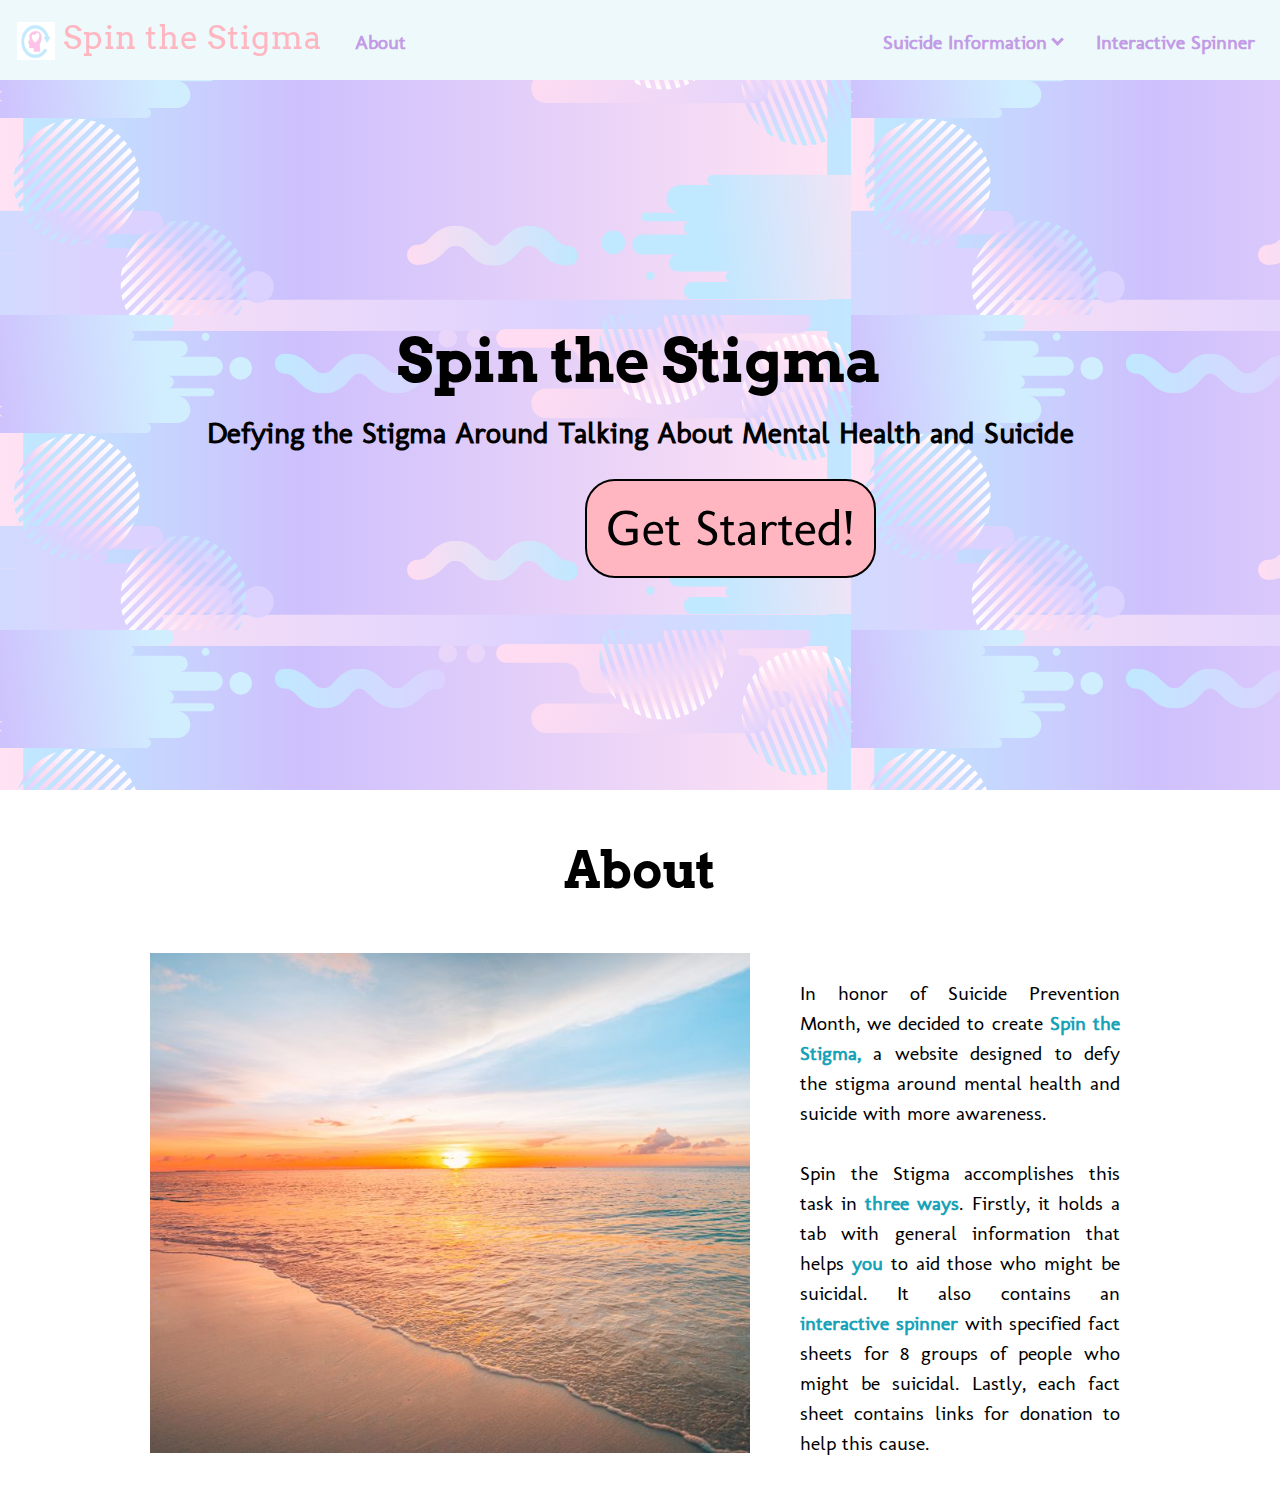
<file: index.html>
<!DOCTYPE html>
<html>

<head>
	<meta charset="utf-8">
	<meta name="viewport" content="width=device-width, initial-scale=1.0">
	<title>Spin the Stigma Home</title>
  <link rel="icon" href="logo.png" type="image/x-icon">
  <link rel="stylesheet" href="https://stackpath.bootstrapcdn.com/bootstrap/4.5.2/css/bootstrap.min.css" integrity="sha384-JcKb8q3iqJ61gNV9KGb8thSsNjpSL0n8PARn9HuZOnIxN0hoP+VmmDGMN5t9UJ0Z" crossorigin="anonymous">
  <link href="style.css" rel="stylesheet" type="text/css" />
</head>

<body>
	<!--topics: 8 wheel things: how to reach out to 8 groups of vulnerable people-->
  <div class="header">

    <div class="mainLogo">
      <a id="logo_title" class="navbar-brand" href="index.html">
                <img src="logo.png" alt="Spin the Stigma Logo" />
                Spin the Stigma
      </a>
    </div>

    <div class="menuBarLeft">
      <a href="#about" class="headerText text-decoration-none"><strong>About</a></strong>
    </div>

    <div class="menuBarRight">        
      <div class="dropdown">
        <a class="headerText text-decoration-none"><strong>Suicide Information <i class="arrow down"></i></strong></a>
        <div class="dropdown-content">
          <a href="risk.html">Risk Factors</a>
          <a href="symptoms.html">Signs and Symptoms</a>
          <a href="resources.html">Resources</a>
        </div>
      </div>

      <a href=spinnywheel.html class="headerText text-decoration-none"><strong>Interactive Spinner</a></strong>
    </div>
  </div>

  <section>
  <div class="homepage">      
    <h1 class="introText"><strong>Spin the Stigma</strong></h1>
    <h3 class="subtext"><strong>Defying the Stigma Around Talking About Mental Health and Suicide</strong></h1>
    <a href="spinnywheel.html" style="text-decoration: none;"><button class="getStarted" type="button">Get Started!</button></a>
  </div>
  </section>

  <section id="about">
    <div style="height:715px;">
      <h1 class="titletext"><strong>About</strong></h1>
      <div><img class="image" src="sunsetpic.jpg" alt="calming sunset picture" width="600" height="500"></div>
      <div class="websiteIntro">
        <p>
          In honor of Suicide Prevention Month, we decided to create <strong class="text-info">Spin the Stigma,</strong> a website designed to defy the stigma around mental health and suicide with more awareness.<br><br>
          Spin the Stigma accomplishes this task in <strong class="text-info">three ways</strong>. Firstly, it holds a tab with general information that helps <strong class="text-info">you</strong> to aid those who might be suicidal. It also contains an <strong class="text-info">interactive spinner</strong> with specified fact sheets for 8 groups of people who might be suicidal. Lastly, each fact sheet contains links for donation to help this cause.
        </p>
      <div>
    </div>
  </section>

	<script src="script.js"></script>
  <script src="https://code.jquery.com/jquery-3.5.1.slim.min.js" integrity="sha384-DfXdz2htPH0lsSSs5nCTpuj/zy4C+OGpamoFVy38MVBnE+IbbVYUew+OrCXaRkfj" crossorigin="anonymous"></script>
  <script src="https://cdn.jsdelivr.net/npm/popper.js@1.16.1/dist/umd/popper.min.js" integrity="sha384-9/reFTGAW83EW2RDu2S0VKaIzap3H66lZH81PoYlFhbGU+6BZp6G7niu735Sk7lN" crossorigin="anonymous"></script>
  <script src="https://stackpath.bootstrapcdn.com/bootstrap/4.5.2/js/bootstrap.min.js" integrity="sha384-B4gt1jrGC7Jh4AgTPSdUtOBvfO8shuf57BaghqFfPlYxofvL8/KUEfYiJOMMV+rV" crossorigin="anonymous"></script>  
</body>

</html>
</file>
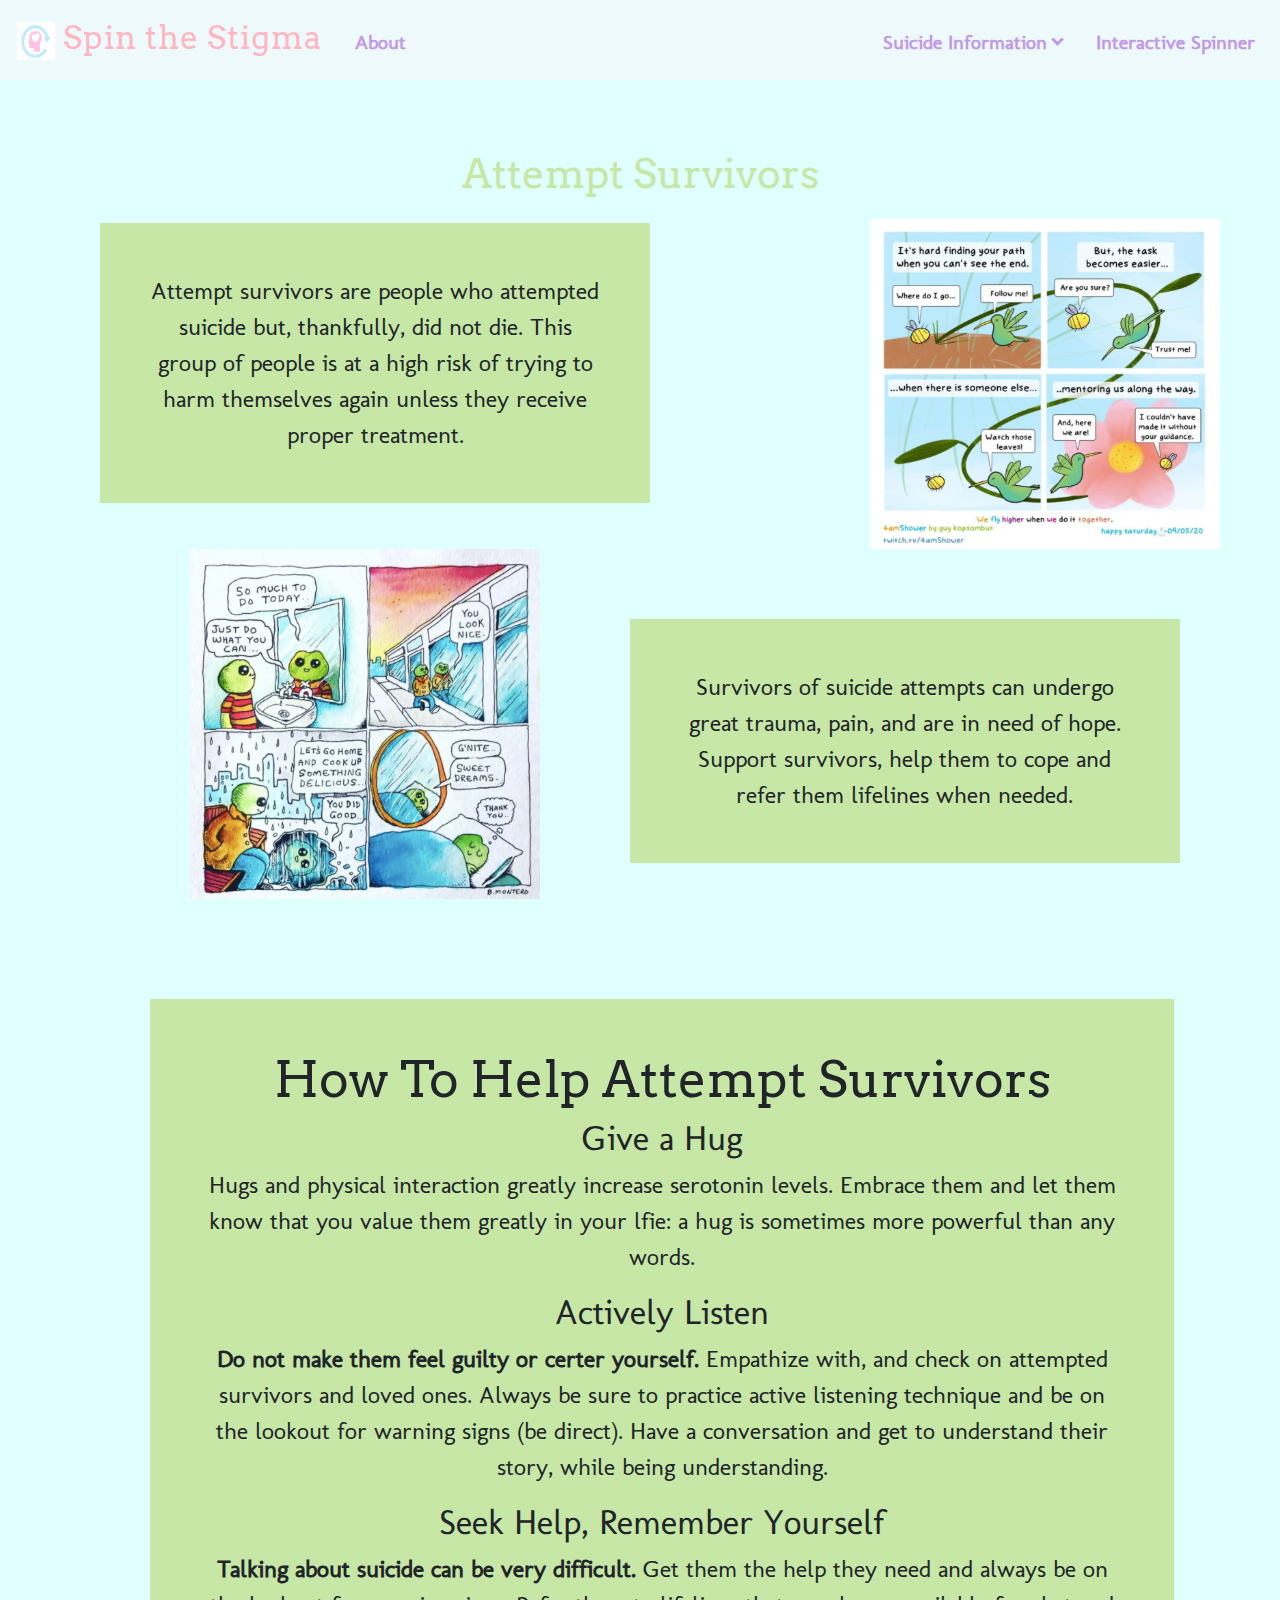
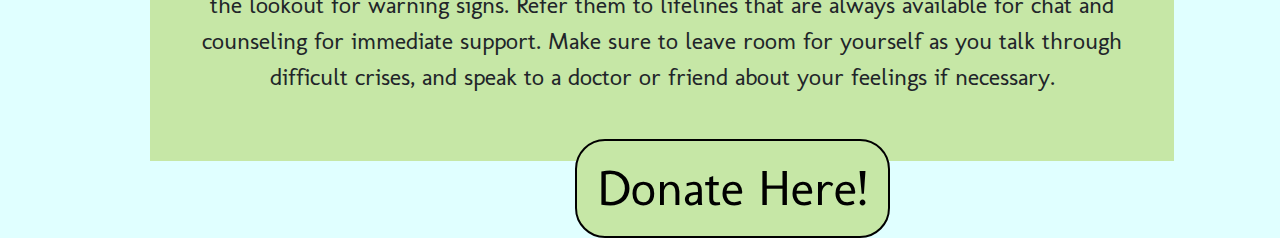
<file: attemptsurvivors.html>
<!DOCTYPE html>
<html>

<head>
	<meta charset="utf-8">
	<meta name="viewport" content="width=device-width, initial-scale=1.0">
	<title>Attempt Survivors Fact Sheet</title>
  <link rel="icon" href="logo.png" type="image/x-icon">
  <link rel="stylesheet" href="https://stackpath.bootstrapcdn.com/bootstrap/4.5.2/css/bootstrap.min.css" integrity="sha384-JcKb8q3iqJ61gNV9KGb8thSsNjpSL0n8PARn9HuZOnIxN0hoP+VmmDGMN5t9UJ0Z" crossorigin="anonymous">
  <link href="style.css" rel="stylesheet" type="text/css" />
</head>

<body class="color">
	<!--topics: 8 wheel things: how to reach out to 8 groups of vulnerable people-->
  <div class="header">

    <div class="mainLogo">
      <a id="logo_title" class="navbar-brand" href="index.html">
                <img src="logo.png" alt="Spin the Stigma Logo" />
                Spin the Stigma
      </a>
    </div>

    <div class="menuBarLeft">
      <a href="index.html#about" class="headerText text-decoration-none"><strong>About</a></strong>
    </div>

    <div class="menuBarRight">        
      <div class="dropdown">
        <a class="headerText text-decoration-none"><strong>Suicide Information <i class="arrow down"></i></strong></a>
        <div class="dropdown-content">
          <a href="risk.html">Risk Factors</a>
          <a href="symptoms.html">Signs and Symptoms</a>
          <a href="resources.html">Resources</a>
        </div>
      </div>

      <a href=spinnywheel.html class="headerText text-decoration-none"><strong>Interactive Spinner</a></strong>
    </div>
  </div>

      <h1 class="title2" style="color: rgb(198, 231, 166);">Attempt Survivors</h1>
      <p class="blurb1" style="background-color: rgb(198, 231, 166);">Attempt survivors are people who attempted suicide but, thankfully, did not die. This group of people is at a high risk of trying to harm themselves again unless they receive proper treatment.</p>
      <p class="blurb2" style="background-color: rgb(198, 231, 166); margin-top: 100px;">Survivors of suicide attempts can undergo great trauma, pain, and are in need of hope. Support survivors, help them to cope and refer them lifelines when needed. </p>
      <img src="bird.png" style="position: absolute; height: 330px; width: 350px; margin-top: -300px; margin-left: 870px;">
      <img src="doit.png" style="height: 350px; width: 350px; margin-left: 190px; margin-top: 30px;">
      <section class="howToHelp" style="background-color: rgb(198, 231, 166); margin-top: 100px;">
      <h3 style="font-family: Arvo; font-size: 50px;">How To Help Attempt Survivors</h3>
        <h4 style="font-size: 35px;">Give a Hug</h4> 
        <p>Hugs and physical interaction greatly increase serotonin levels. Embrace them and let them know that you value them greatly in your lfie: a hug is sometimes more powerful than any words.
        </p>
        <h4 style="font-size: 35px;">Actively Listen</h4>
        <p><strong>Do not make them feel guilty or certer yourself. </strong> Empathize with, and check on attempted survivors and loved ones. Always be sure to practice active listening technique and be on the lookout for warning signs (be direct). Have a conversation and get to understand their story, while being understanding. </p>
        <h4 style="font-size: 35px;">Seek Help, Remember Yourself</h4>
        <p><strong>Talking about suicide can be very difficult.</strong> 
            Get them the help they need and always be on the lookout for warning signs. Refer them to lifelines that are always available for chat and counseling for immediate support. Make sure to leave room for yourself as you talk through difficult crises, and speak to a doctor or friend about your feelings if necessary. </p>
         </p>
      </section>
      <a href="https://suicidology.org/" style="text-decoration: none;"><button class="donateLink" type="button" style="  background-color: rgb(198, 231, 166); margin-top: 1220px;">Donate Here!</button></a>

	<script src="script.js"></script>
  <script src="https://code.jquery.com/jquery-3.5.1.slim.min.js" integrity="sha384-DfXdz2htPH0lsSSs5nCTpuj/zy4C+OGpamoFVy38MVBnE+IbbVYUew+OrCXaRkfj" crossorigin="anonymous"></script>
  <script src="https://cdn.jsdelivr.net/npm/popper.js@1.16.1/dist/umd/popper.min.js" integrity="sha384-9/reFTGAW83EW2RDu2S0VKaIzap3H66lZH81PoYlFhbGU+6BZp6G7niu735Sk7lN" crossorigin="anonymous"></script>
  <script src="https://stackpath.bootstrapcdn.com/bootstrap/4.5.2/js/bootstrap.min.js" integrity="sha384-B4gt1jrGC7Jh4AgTPSdUtOBvfO8shuf57BaghqFfPlYxofvL8/KUEfYiJOMMV+rV" crossorigin="anonymous"></script>  
</body>
</html>
</file>
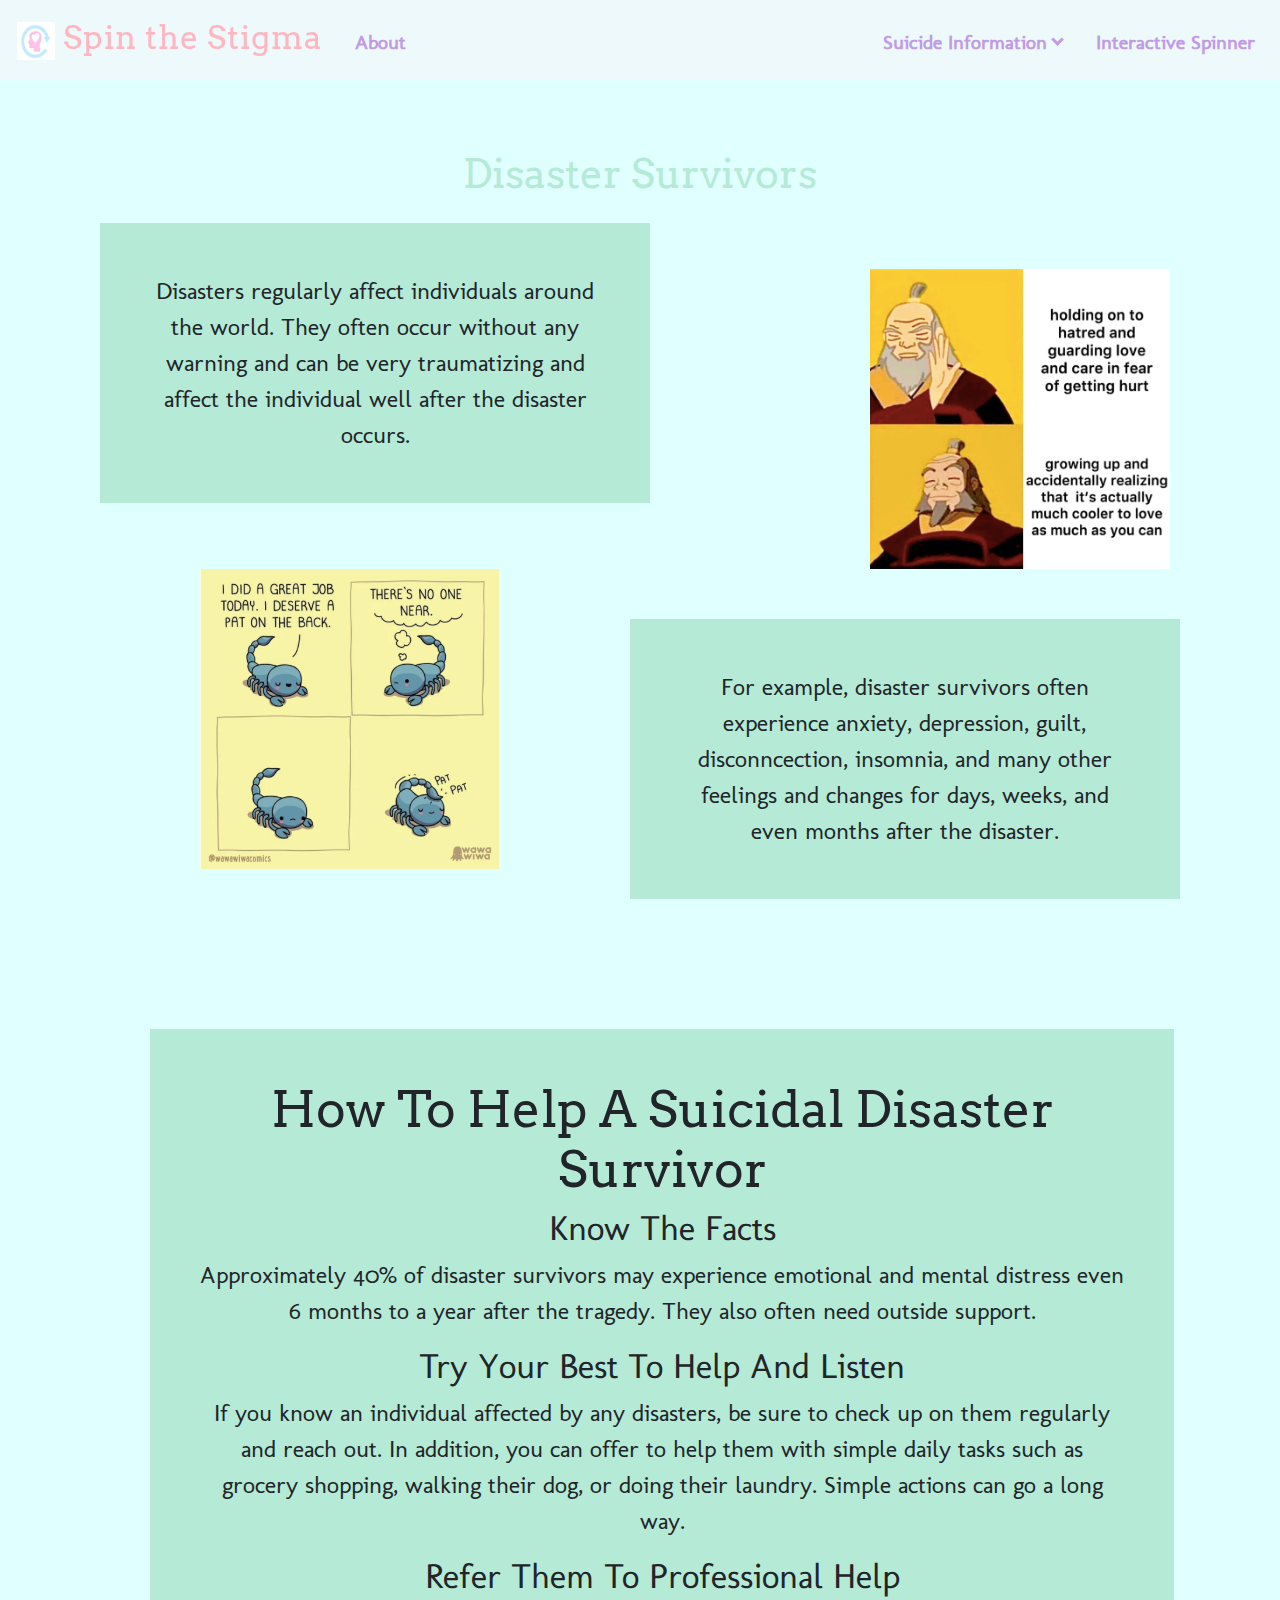
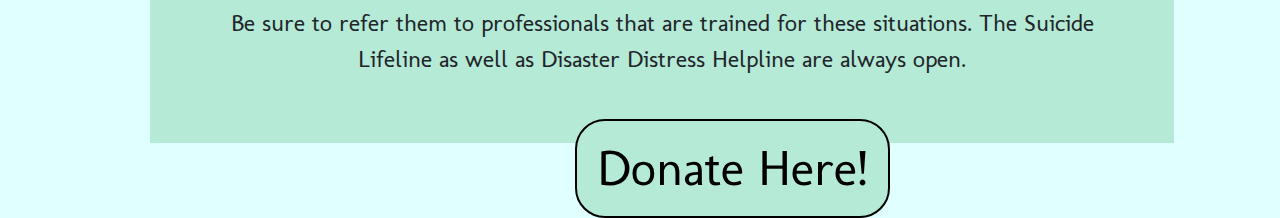
<file: disastersurvivors.html>
<!DOCTYPE html>
<html lang="en" dir="ltr">
  <head>
    <meta charset="utf-8">
    <meta name="viewport" content="width=device-width, initial-scale=1.0">
    <title>Disaster Survivors Fact Sheet</title>
    <link rel="icon" href="logo.png" type="image/x-icon">
    <link rel="stylesheet" href="https://stackpath.bootstrapcdn.com/bootstrap/4.5.2/css/bootstrap.min.css" integrity="sha384-JcKb8q3iqJ61gNV9KGb8thSsNjpSL0n8PARn9HuZOnIxN0hoP+VmmDGMN5t9UJ0Z" crossorigin="anonymous">
  <link href="style.css" rel="stylesheet" type="text/css" />
  </head>
  <body class="color">
    <div class="header">

    <div class="mainLogo">
      <a id="logo_title" class="navbar-brand" href="index.html">
                <img src="logo.png" alt="Spin the Stigma Logo" />
                Spin the Stigma
      </a>
    </div>

    <div class="menuBarLeft">
      <a href="index.html#about" class="headerText text-decoration-none"><strong>About</a></strong>
    </div>

    <div class="menuBarRight">        
      <div class="dropdown">
        <a class="headerText text-decoration-none"><strong>Suicide Information <i class="arrow down"></i></strong></a>
        <div class="dropdown-content">
          <a href="risk.html">Risk Factors</a>
          <a href="symptoms.html">Signs and Symptoms</a>
          <a href="resources.html">Resources</a>
        </div>
      </div>

      <a href=spinnywheel.html class="headerText text-decoration-none"><strong>Interactive Spinner</a></strong>
    </div>
  </div>
      <h1 class="title2" style="color: #B5EAD7;">Disaster Survivors</h1>
      <p class="blurb1" style="background-color: #B5EAD7;">Disasters regularly affect individuals around the world. They often occur without any warning and
        can be very traumatizing and affect the individual well after the disaster occurs. 
      </p>
      <p class="blurb2" style="background-color: #B5EAD7; margin-top: 100px;">For example, disaster survivors often experience anxiety, depression, guilt, disconncection, insomnia, and many other feelings and changes for days, weeks, and even months after the disaster.</p>
      <img src="iroh.png" style="position: absolute; height: 300px; width: 300px; margin-top: -250px; margin-left: 870px;">
      <img src="scorpion.png" style="height: 300px; width: 300px; margin-left: 200px; margin-top: 50px;">
      <section class="howToHelp" style="background-color: #B5EAD7; margin-top: 160px;">
      <h3 style="font-family: Arvo; font-size: 50px;">How To Help A Suicidal Disaster Survivor</h3>
        <h4 style="font-size: 35px;">Know The Facts</h4> 
        <p>Approximately 40% of disaster survivors may experience emotional and mental distress even 6 months to a year after the tragedy. 
           They also often need outside support.  
        </p>
        <h4 style="font-size: 35px;">Try Your Best To Help And Listen </h4>
        <p> If you know an individual affected by any disasters, be sure to check up on them regularly and reach out. 
            In addition, you can offer to help them with simple daily tasks such as grocery shopping, walking their dog, or doing their laundry.
            Simple actions can go a long way. </p>
        <h4 style="font-size: 35px;">Refer Them To Professional Help</h4>
        <p>
            Be sure to refer them to professionals that are trained for these situations. The Suicide Lifeline as well as Disaster Distress Helpline are always open. 
            
         </p>        
      </section>
    <a href="https://www.usa.gov/help-disaster-survivors?fbclid=IwAR3bkIU-vh3lfNwP2PBzXuGKOe1IKd0AtvaviXSRkAp6mdnwNesv08TKhro#:~:text=Donate%20Cash%20or%20Volunteer%20to%20Help%20Disaster%20Survivors&text=Instead%2C%20learn%20how%20you%20can,shelter%20to%20families%20and%20communities" style="text-decoration: none;"><button class="donateLink" type="button" style="  background-color: #B5EAD7; margin-top: 1200px;">Donate Here!</button></a>
 
 	<script src="script.js"></script>
  <script src="https://code.jquery.com/jquery-3.5.1.slim.min.js" integrity="sha384-DfXdz2htPH0lsSSs5nCTpuj/zy4C+OGpamoFVy38MVBnE+IbbVYUew+OrCXaRkfj" crossorigin="anonymous"></script>
  <script src="https://cdn.jsdelivr.net/npm/popper.js@1.16.1/dist/umd/popper.min.js" integrity="sha384-9/reFTGAW83EW2RDu2S0VKaIzap3H66lZH81PoYlFhbGU+6BZp6G7niu735Sk7lN" crossorigin="anonymous"></script>
  <script src="https://stackpath.bootstrapcdn.com/bootstrap/4.5.2/js/bootstrap.min.js" integrity="sha384-B4gt1jrGC7Jh4AgTPSdUtOBvfO8shuf57BaghqFfPlYxofvL8/KUEfYiJOMMV+rV" crossorigin="anonymous"></script>  

  </body>
</html>
</file>
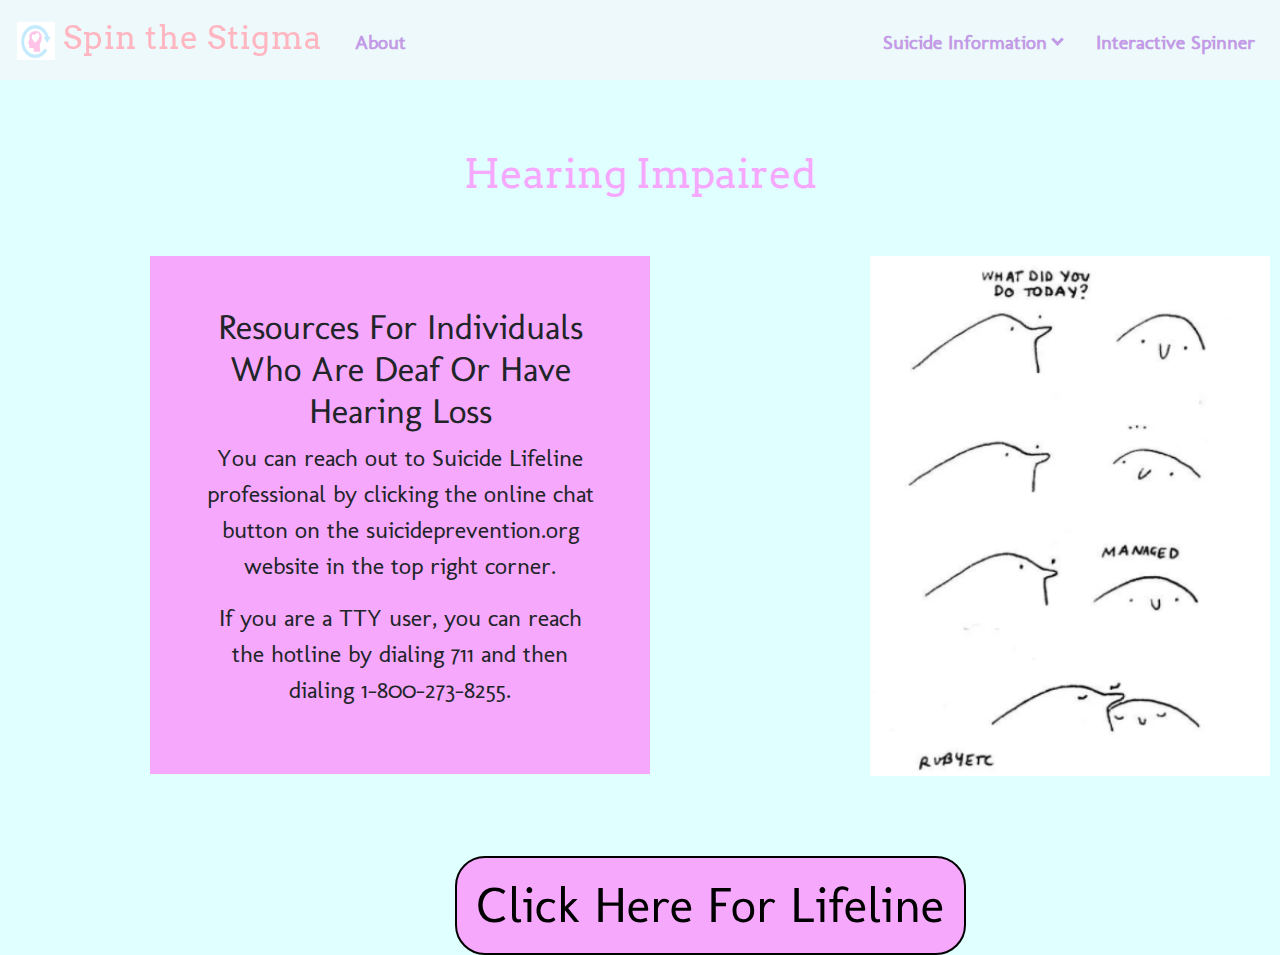
<file: hearing.html>
<!DOCTYPE html>
<html>

<head>
	<meta charset="utf-8">
	<meta name="viewport" content="width=device-width, initial-scale=1.0">
	<title>Hearing Impaired Fact Sheet</title>
  <link rel="icon" href="logo.png" type="image/x-icon">
  <link rel="stylesheet" href="https://stackpath.bootstrapcdn.com/bootstrap/4.5.2/css/bootstrap.min.css" integrity="sha384-JcKb8q3iqJ61gNV9KGb8thSsNjpSL0n8PARn9HuZOnIxN0hoP+VmmDGMN5t9UJ0Z" crossorigin="anonymous">
  <link href="style.css" rel="stylesheet" type="text/css" />
</head>

<body class="color">
	<!--topics: 8 wheel things: how to reach out to 8 groups of vulnerable people-->
  <div class="header">

    <div class="mainLogo">
      <a id="logo_title" class="navbar-brand" href="index.html">
                <img src="logo.png" alt="Spin the Stigma Logo" />
                Spin the Stigma
      </a>
    </div>

    <div class="menuBarLeft">
      <a href="index.html#about" class="headerText text-decoration-none"><strong>About</a></strong>
    </div>

    <div class="menuBarRight">        
      <div class="dropdown">
        <a class="headerText text-decoration-none"><strong>Suicide Information <i class="arrow down"></i></strong></a>
        <div class="dropdown-content">
          <a href="risk.html">Risk Factors</a>
          <a href="symptoms.html">Signs and Symptoms</a>
          <a href="resources.html">Resources</a>
        </div>
      </div>

      <a href=spinnywheel.html class="headerText text-decoration-none"><strong>Interactive Spinner</a></strong>
    </div>
  </div>

      <h1 class="title2" style="color: rgb(246, 168, 252);">Hearing Impaired </h1>
      <img src="pengwing.png" style="position: absolute; height: 520px; width: 400px; margin-top: 200px; margin-left: 870px;">
      <section class="howToHelp" style="background-color: rgb(246, 168, 252); margin-top: 200px; width: 500px;">
      
        <h4 style="font-size: 35px;">Resources For Individuals Who Are Deaf Or Have Hearing Loss</h4> 
        <p>You can reach out to Suicide Lifeline professional by clicking the online chat button on the suicideprevention.org website in the top right corner.
      
        </p>
        <p> If you are a TTY user, you can reach the hotline by dialing 711 and then dialing 1-800-273-8255.</p>
        
  
      </section>
      <a href="https://suicidepreventionlifeline.org/help-yourself/for-deaf-hard-of-hearing/" style="text-decoration: none;"><button class="donateLink" type="button" style="  background-color: rgb(246, 168, 252); margin-left: -120px; margin-top: 800px;">Click Here For Lifeline</button></a>

	<script src="script.js"></script>
  <script src="https://code.jquery.com/jquery-3.5.1.slim.min.js" integrity="sha384-DfXdz2htPH0lsSSs5nCTpuj/zy4C+OGpamoFVy38MVBnE+IbbVYUew+OrCXaRkfj" crossorigin="anonymous"></script>
  <script src="https://cdn.jsdelivr.net/npm/popper.js@1.16.1/dist/umd/popper.min.js" integrity="sha384-9/reFTGAW83EW2RDu2S0VKaIzap3H66lZH81PoYlFhbGU+6BZp6G7niu735Sk7lN" crossorigin="anonymous"></script>
  <script src="https://stackpath.bootstrapcdn.com/bootstrap/4.5.2/js/bootstrap.min.js" integrity="sha384-B4gt1jrGC7Jh4AgTPSdUtOBvfO8shuf57BaghqFfPlYxofvL8/KUEfYiJOMMV+rV" crossorigin="anonymous"></script>  
</body>
</html>
</file>
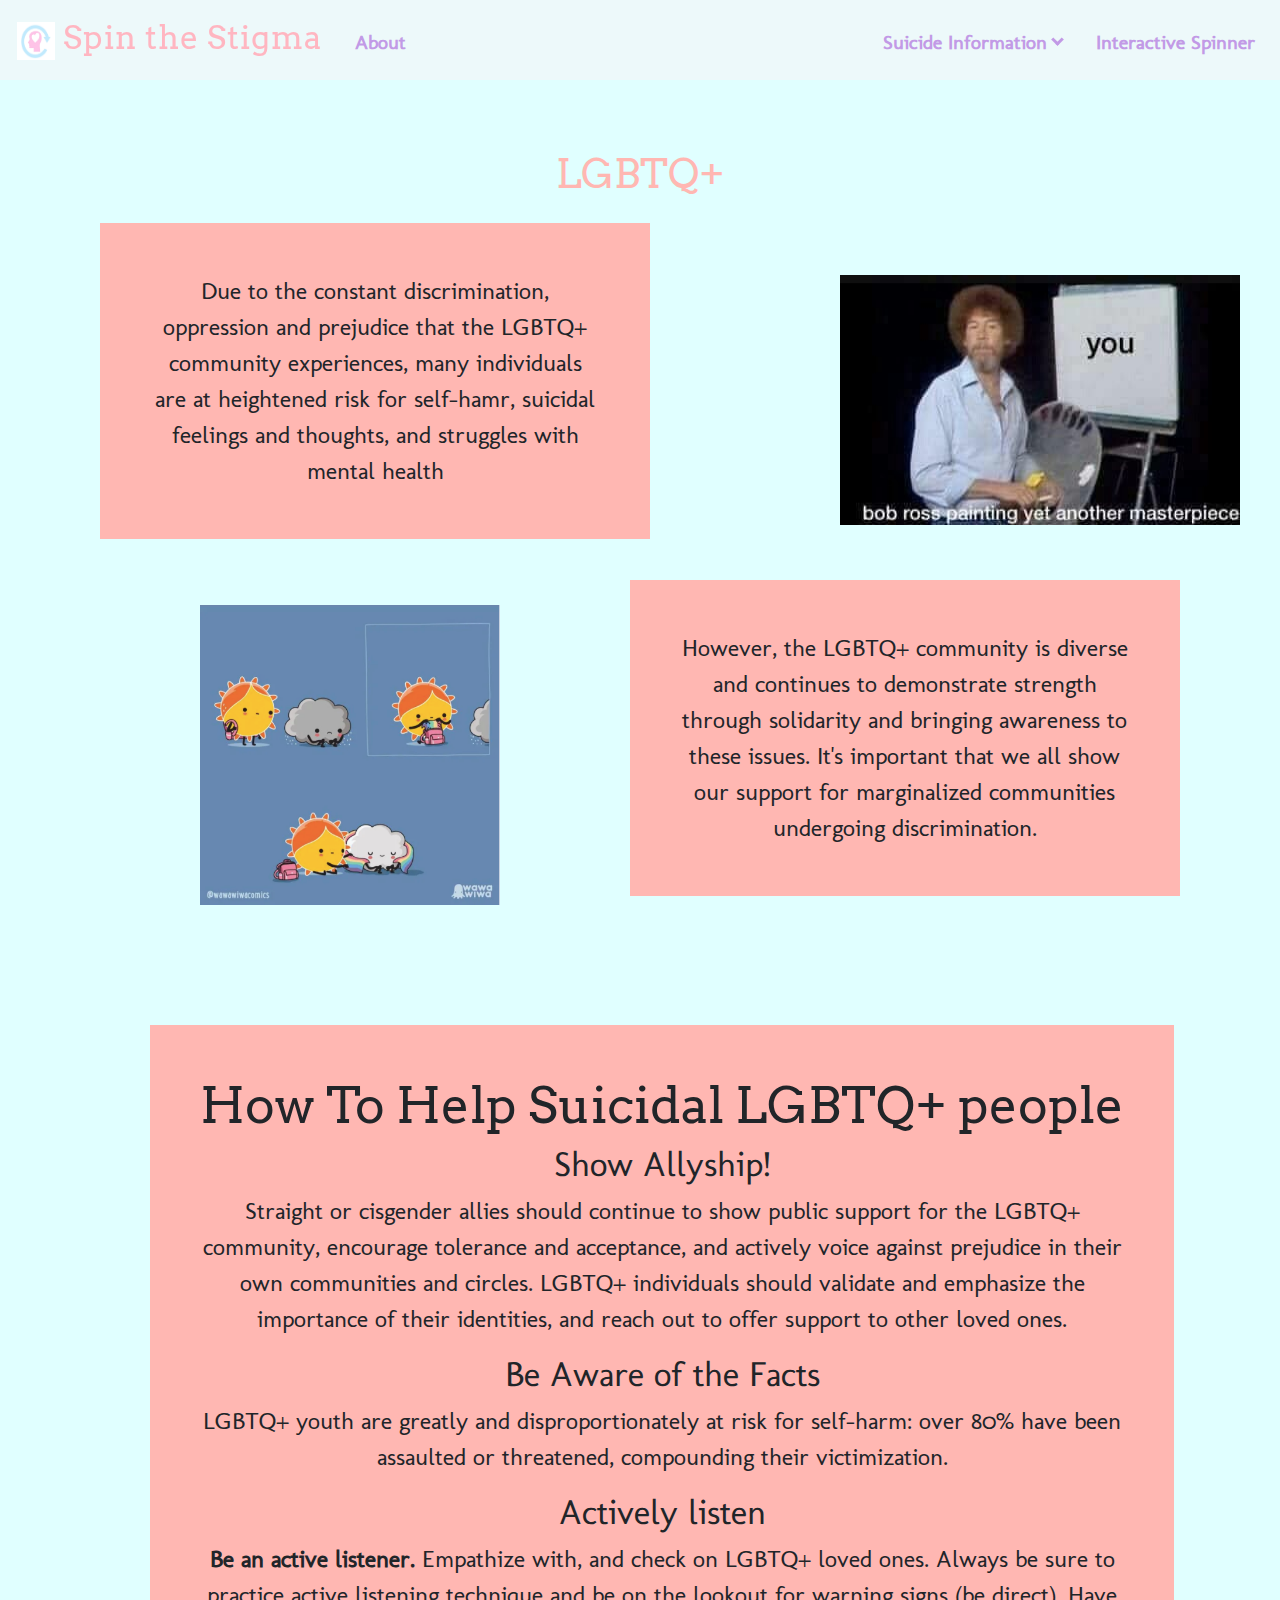
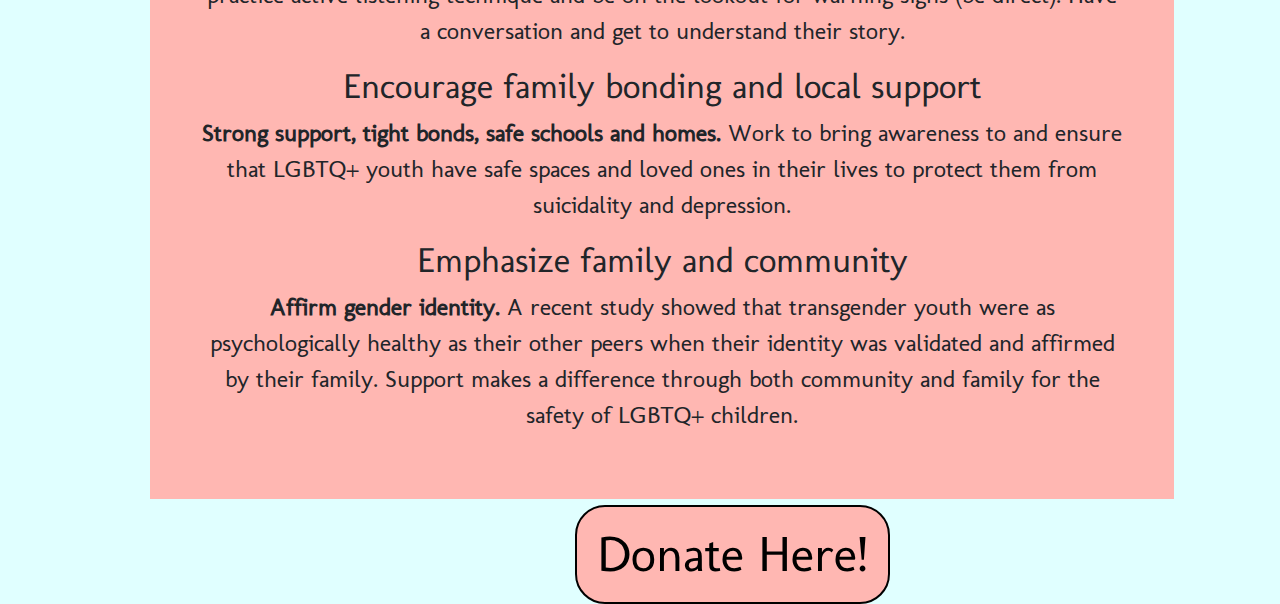
<file: lgbtq.html>
<!DOCTYPE html>
<html>

<head>
	<meta charset="utf-8">
	<meta name="viewport" content="width=device-width, initial-scale=1.0">
	<title>LGBTQ+ Fact Sheet</title>
  <link rel="icon" href="logo.png" type="image/x-icon">
  <link rel="stylesheet" href="https://stackpath.bootstrapcdn.com/bootstrap/4.5.2/css/bootstrap.min.css" integrity="sha384-JcKb8q3iqJ61gNV9KGb8thSsNjpSL0n8PARn9HuZOnIxN0hoP+VmmDGMN5t9UJ0Z" crossorigin="anonymous">
  <link href="style.css" rel="stylesheet" type="text/css" />
</head>

<body class="color">
	<!--topics: 8 wheel things: how to reach out to 8 groups of vulnerable people-->
  <div class="header">

    <div class="mainLogo">
      <a id="logo_title" class="navbar-brand" href="index.html">
                <img src="logo.png" alt="Spin the Stigma Logo" />
                Spin the Stigma
      </a>
    </div>

    <div class="menuBarLeft">
      <a href="index.html#about" class="headerText text-decoration-none"><strong>About</a></strong>
    </div>

    <div class="menuBarRight">        
      <div class="dropdown">
        <a class="headerText text-decoration-none"><strong>Suicide Information <i class="arrow down"></i></strong></a>
        <div class="dropdown-content">
          <a href="risk.html">Risk Factors</a>
          <a href="symptoms.html">Signs and Symptoms</a>
          <a href="resources.html">Resources</a>
        </div>
      </div>

      <a href=spinnywheel.html class="headerText text-decoration-none"><strong>Interactive Spinner</a></strong>
    </div>
  </div>

      <h1 class="title2" style="color: #FFB7B2;">LGBTQ+</h1>
      <p class="blurb1" style="background-color: #FFB7B2;">Due to the constant discrimination, oppression and prejudice that the LGBTQ+ community experiences, many individuals are at heightened risk for self-hamr, suicidal feelings and thoughts, and struggles with mental health</p>
      <p class="blurb2" style="background-color: #FFB7B2;"> However, the LGBTQ+ community is diverse and continues to demonstrate strength through solidarity and bringing awareness to these issues. It's important that we all show our support for marginalized communities undergoing discrimination.</p>
      <img src = "sun.png" style="height: 300px; width: 300px; margin-left: 200px; margin-top: 50px;">
      <img src="bobross.jpg" style="position: absolute; height: 250px; width: 400px; margin-top: -280px; margin-left: 340px;">
      <section class="howToHelp" style="background-color: #FFB7B2;">
      <h3 style="font-family: Arvo; font-size: 50px;">How To Help Suicidal LGBTQ+ people</h3>
        <h4 style="font-size: 35px;">Show Allyship!</h4> 
        <p>Straight or cisgender allies should continue to show public support for the LGBTQ+ community, encourage tolerance and acceptance, and actively voice against prejudice in their own communities and circles. LGBTQ+ individuals should validate and emphasize the importance of their identities, and reach out to offer support to other loved ones.
        </p>
        <h4 style="font-size: 35px;">Be Aware of the Facts</h4>
        <p>LGBTQ+ youth are greatly and disproportionately at risk for self-harm: over 80% have been assaulted or threatened, compounding their victimization. 
        <h4 style="font-size: 35px;">Actively listen</h4>
        <p><strong>Be an active listener. </strong> 
            Empathize with, and check on LGBTQ+ loved ones. Always be sure to practice active listening technique and be on the lookout for warning signs (be direct). Have a conversation and get to understand their story.</p>
         </p>
         <h4 style="font-size: 35px;">Encourage family bonding and local support</h4>
        <p><strong>Strong support, tight bonds, safe schools and homes. </strong> 
           Work to bring awareness to and ensure that LGBTQ+ youth have safe spaces and loved ones in their lives to protect them from suicidality and depression.</p>
         </p>
          <h4 style="font-size: 35px;">Emphasize family and community</h4>
        <p><strong>Affirm gender identity. </strong> 
           A recent study showed that transgender youth were as psychologically healthy as their other peers when their identity was validated and affirmed by their family. Support makes a difference through both community and family for the safety of LGBTQ+ children.</p>
         </p>
      </section>
      <a href="https://www.thetrevorproject.org/" style="text-decoration: none;"><button class="donateLink" type="button" style="  background-color: #FFB7B2; margin-top: 1550px;">Donate Here!</button></a>

	<script src="script.js"></script>
  <script src="https://code.jquery.com/jquery-3.5.1.slim.min.js" integrity="sha384-DfXdz2htPH0lsSSs5nCTpuj/zy4C+OGpamoFVy38MVBnE+IbbVYUew+OrCXaRkfj" crossorigin="anonymous"></script>
  <script src="https://cdn.jsdelivr.net/npm/popper.js@1.16.1/dist/umd/popper.min.js" integrity="sha384-9/reFTGAW83EW2RDu2S0VKaIzap3H66lZH81PoYlFhbGU+6BZp6G7niu735Sk7lN" crossorigin="anonymous"></script>
  <script src="https://stackpath.bootstrapcdn.com/bootstrap/4.5.2/js/bootstrap.min.js" integrity="sha384-B4gt1jrGC7Jh4AgTPSdUtOBvfO8shuf57BaghqFfPlYxofvL8/KUEfYiJOMMV+rV" crossorigin="anonymous"></script>  
</body>
</html>
</file>
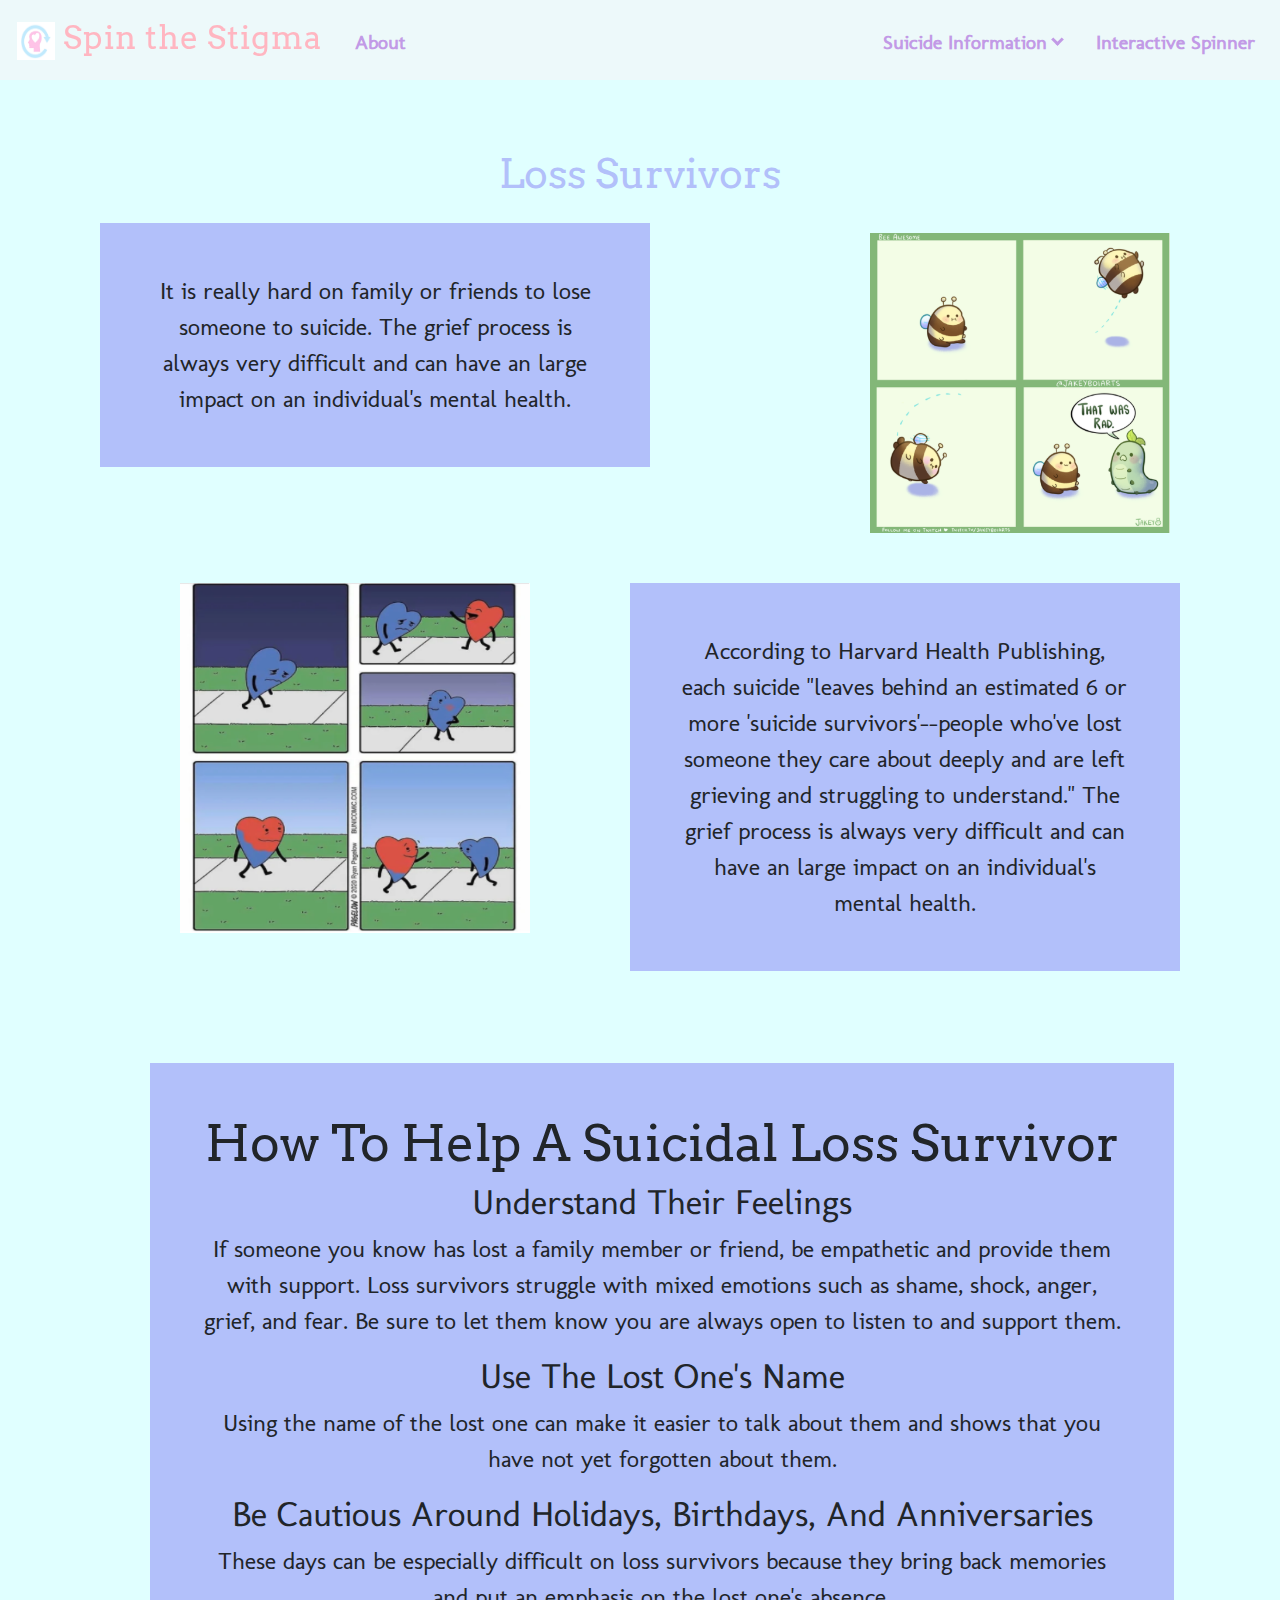
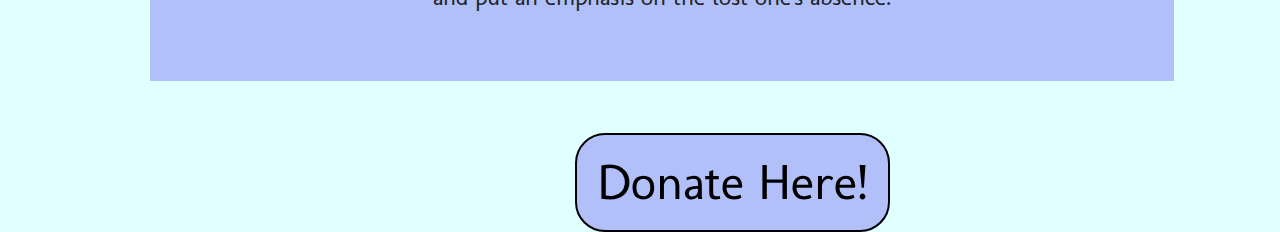
<file: losssurvivors.html>
<!DOCTYPE html>
<html>

<head>
	<meta charset="utf-8">
	<meta name="viewport" content="width=device-width, initial-scale=1.0">
	<title>Loss Survivors Fact Sheet</title>
  <link rel="icon" href="logo.png" type="image/x-icon">
  <link rel="stylesheet" href="https://stackpath.bootstrapcdn.com/bootstrap/4.5.2/css/bootstrap.min.css" integrity="sha384-JcKb8q3iqJ61gNV9KGb8thSsNjpSL0n8PARn9HuZOnIxN0hoP+VmmDGMN5t9UJ0Z" crossorigin="anonymous">
  <link href="style.css" rel="stylesheet" type="text/css" />
</head>

<body class="color">
	<!--topics: 8 wheel things: how to reach out to 8 groups of vulnerable people-->
  <div class="header">

    <div class="mainLogo">
      <a id="logo_title" class="navbar-brand" href="index.html">
                <img src="logo.png" alt="Spin the Stigma Logo" />
                Spin the Stigma
      </a>
    </div>

    <div class="menuBarLeft">
      <a href="index.html#about" class="headerText text-decoration-none"><strong>About</a></strong>
    </div>

    <div class="menuBarRight">        
      <div class="dropdown">
        <a class="headerText text-decoration-none"><strong>Suicide Information <i class="arrow down"></i></strong></a>
        <div class="dropdown-content">
          <a href="risk.html">Risk Factors</a>
          <a href="symptoms.html">Signs and Symptoms</a>
          <a href="resources.html">Resources</a>
        </div>
      </div>

      <a href=spinnywheel.html class="headerText text-decoration-none"><strong>Interactive Spinner</a></strong>
    </div>
  </div>

      <h1 class="title2" style="color: rgb(178, 192, 250);">Loss Survivors</h1>
      <p class="blurb1" style="background-color: rgb(178, 192, 250);">It is really hard on family or friends to lose someone to suicide. The grief process is always very difficult and can have an large impact on an individual's mental health. </p>
      <p class="blurb2" style="background-color: rgb(178, 192, 250); margin-top: 100px;">According to Harvard Health Publishing, each suicide "leaves behind an estimated 6 or more 'suicide survivors'--people who've lost someone they care about deeply and are left grieving and struggling to understand." The grief process is always very difficult and can have an large impact on an individual's mental health.
      </p>
      <img src="bee.png" style="position: absolute; height: 300px; width: 300px; margin-top: -250px; margin-left: 870px;">
      <img src="heart.png" style="height: 350px; width: 350px; margin-left: 180px; margin-top: 100px;">
      <section class="howToHelp" style="background-color: rgb(178, 192, 250); margin-top: 130px;">
      <h3 style="font-family: Arvo; font-size: 50px;">How To Help A Suicidal Loss Survivor</h3>
        <h4 style="font-size: 35px;">Understand Their Feelings</h4> 
        <p> If someone you know has lost a family member or friend, be empathetic and provide them with support. Loss survivors struggle with mixed emotions such as shame, shock, anger, grief, and fear. Be sure to let them know you are always open to listen to and support them. 
        </p>
        <h4 style="font-size: 35px;" >Use The Lost One's Name</h4>
        <p>Using the name of the lost one can make it easier to talk about them and shows that you have not yet forgotten about them.</p>
        <h4 style="font-size: 35px;">Be Cautious Around Holidays, Birthdays, And Anniversaries</h4>
           <p> These days can be especially difficult on loss survivors because they bring back memories and put an emphasis on the lost one's absence. </p>
         </p>
      </section>
    <a href="https://afsp.org/ive-lost-someone" style="text-decoration: none;"><button class="donateLink" type="button" style="  background-color: rgb(178, 192, 250); margin-top: 1250px;">Donate Here!</button></a>

	<script src="script.js"></script>
  <script src="https://code.jquery.com/jquery-3.5.1.slim.min.js" integrity="sha384-DfXdz2htPH0lsSSs5nCTpuj/zy4C+OGpamoFVy38MVBnE+IbbVYUew+OrCXaRkfj" crossorigin="anonymous"></script>
  <script src="https://cdn.jsdelivr.net/npm/popper.js@1.16.1/dist/umd/popper.min.js" integrity="sha384-9/reFTGAW83EW2RDu2S0VKaIzap3H66lZH81PoYlFhbGU+6BZp6G7niu735Sk7lN" crossorigin="anonymous"></script>
  <script src="https://stackpath.bootstrapcdn.com/bootstrap/4.5.2/js/bootstrap.min.js" integrity="sha384-B4gt1jrGC7Jh4AgTPSdUtOBvfO8shuf57BaghqFfPlYxofvL8/KUEfYiJOMMV+rV" crossorigin="anonymous"></script>  
</body>

</html>
</file>
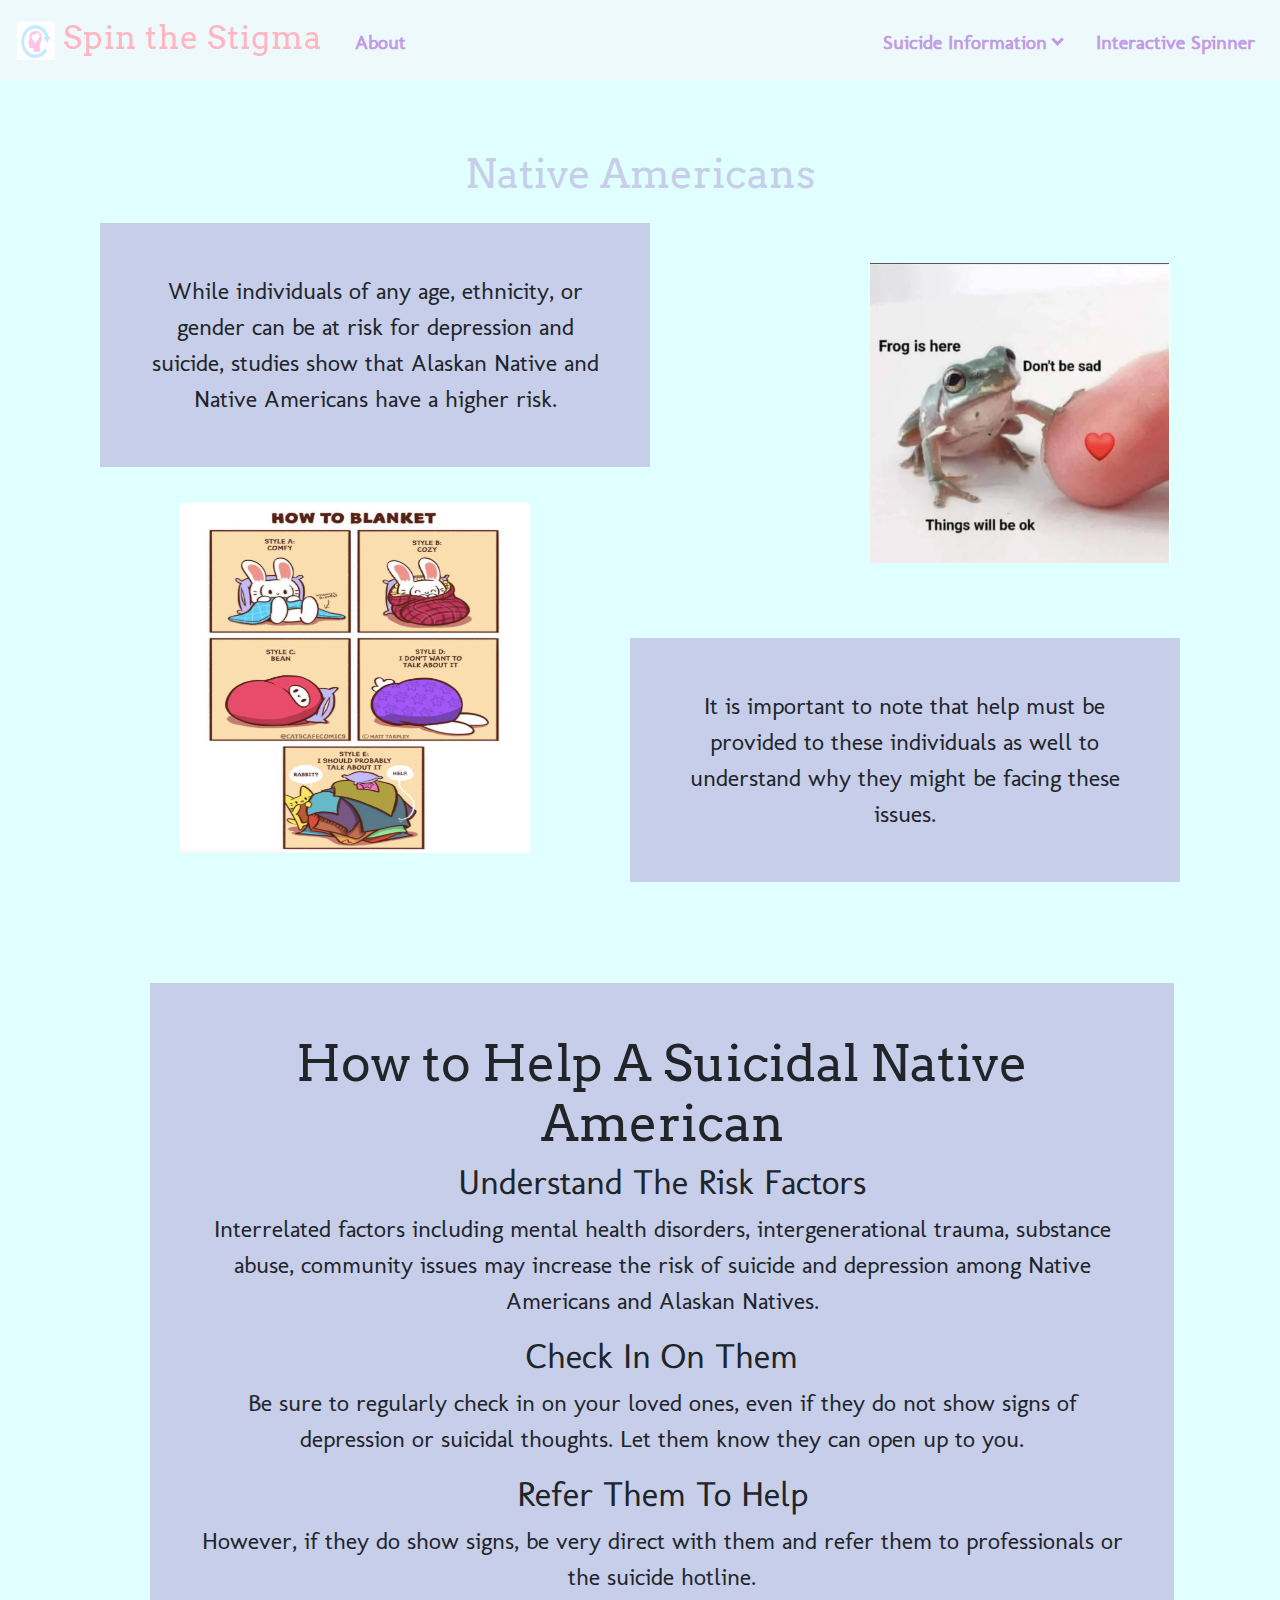
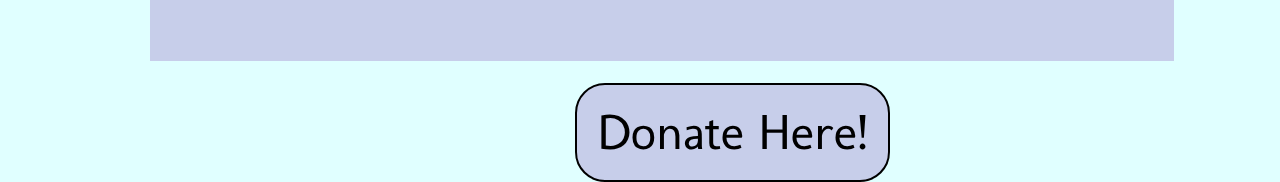
<file: nativeamerican.html>
<!DOCTYPE html>
<html>

<head>
	<meta charset="utf-8">
	<meta name="viewport" content="width=device-width, initial-scale=1.0">
	<title>Native Americans Fact Sheet</title>
  <link rel="icon" href="logo.png" type="image/x-icon">
  <link rel="stylesheet" href="https://stackpath.bootstrapcdn.com/bootstrap/4.5.2/css/bootstrap.min.css" integrity="sha384-JcKb8q3iqJ61gNV9KGb8thSsNjpSL0n8PARn9HuZOnIxN0hoP+VmmDGMN5t9UJ0Z" crossorigin="anonymous">
  <link href="style.css" rel="stylesheet" type="text/css" />
</head>

<body class="color">
	<!--topics: 8 wheel things: how to reach out to 8 groups of vulnerable people-->
  <div class="header">

    <div class="mainLogo">
      <a id="logo_title" class="navbar-brand" href="index.html">
                <img src="logo.png" alt="Spin the Stigma Logo" />
                Spin the Stigma
      </a>
    </div>

    <div class="menuBarLeft">
      <a href="index.html#about" class="headerText text-decoration-none"><strong>About</a></strong>
    </div>

    <div class="menuBarRight">        
      <div class="dropdown">
        <a class="headerText text-decoration-none"><strong>Suicide Information <i class="arrow down"></i></strong></a>
        <div class="dropdown-content">
          <a href="risk.html">Risk Factors</a>
          <a href="symptoms.html">Signs and Symptoms</a>
          <a href="resources.html">Resources</a>
        </div>
      </div>

      <a href=spinnywheel.html class="headerText text-decoration-none"><strong>Interactive Spinner</a></strong>
    </div>
  </div>

      <h1 class="title2" style="color: #C7CEEA;">Native Americans</h1>
      <p class="blurb1" style="background-color: #C7CEEA;">While individuals of any age, ethnicity, or gender can be at risk for depression and suicide, studies show that Alaskan Native and Native Americans have a higher risk.  
      </p>
      <p class="blurb2" style="background-color: #C7CEEA; margin-top: 155px;">It is important to note that help must be provided to these individuals as well to understand why they might be facing these issues. 
      </p>
      <img src="frog.png" style="position: absolute; height: 300px; width: 300px; margin-top: -220px; margin-left: 870px;">
      <img src="bunny.png" style="height: 350px; width: 350px; margin-left: 180px; margin-top: 20px;">
      <section class="howToHelp" style="background-color: #C7CEEA; margin-top: 130px;">
      <h3 style="font-family: Arvo; font-size: 50px;">How to Help A Suicidal Native American</h3>
        <h4 style="font-size: 35px;">Understand The Risk Factors</h4> 
        <p> Interrelated factors including mental health disorders, intergenerational trauma, substance abuse, community issues may increase the risk of suicide and depression among Native Americans and Alaskan Natives.
        </p>
        <h4 style="font-size: 35px;">Check In On Them</h4>
        <p>Be sure to regularly check in on your loved ones, even if they do not show signs of depression or suicidal thoughts. Let them know they can open up to you. 
        </p>
        
        <h4 style="font-size: 35px;">Refer Them To Help</h4>
          <p>
            However, if they do show signs, be very direct with them and refer them to professionals or the suicide hotline.  </p>
      </section>
      <a href="https://cmbm.org/our-work/native-americans-in-the-midwest/" style="text-decoration: none;"><button class="donateLink" type="button" style="  background-color: #C7CEEA; margin-top: 1200px;">Donate Here!</button></a>

	<script src="script.js"></script>
  <script src="https://code.jquery.com/jquery-3.5.1.slim.min.js" integrity="sha384-DfXdz2htPH0lsSSs5nCTpuj/zy4C+OGpamoFVy38MVBnE+IbbVYUew+OrCXaRkfj" crossorigin="anonymous"></script>
  <script src="https://cdn.jsdelivr.net/npm/popper.js@1.16.1/dist/umd/popper.min.js" integrity="sha384-9/reFTGAW83EW2RDu2S0VKaIzap3H66lZH81PoYlFhbGU+6BZp6G7niu735Sk7lN" crossorigin="anonymous"></script>
  <script src="https://stackpath.bootstrapcdn.com/bootstrap/4.5.2/js/bootstrap.min.js" integrity="sha384-B4gt1jrGC7Jh4AgTPSdUtOBvfO8shuf57BaghqFfPlYxofvL8/KUEfYiJOMMV+rV" crossorigin="anonymous"></script>  
</body>

</html>
</file>
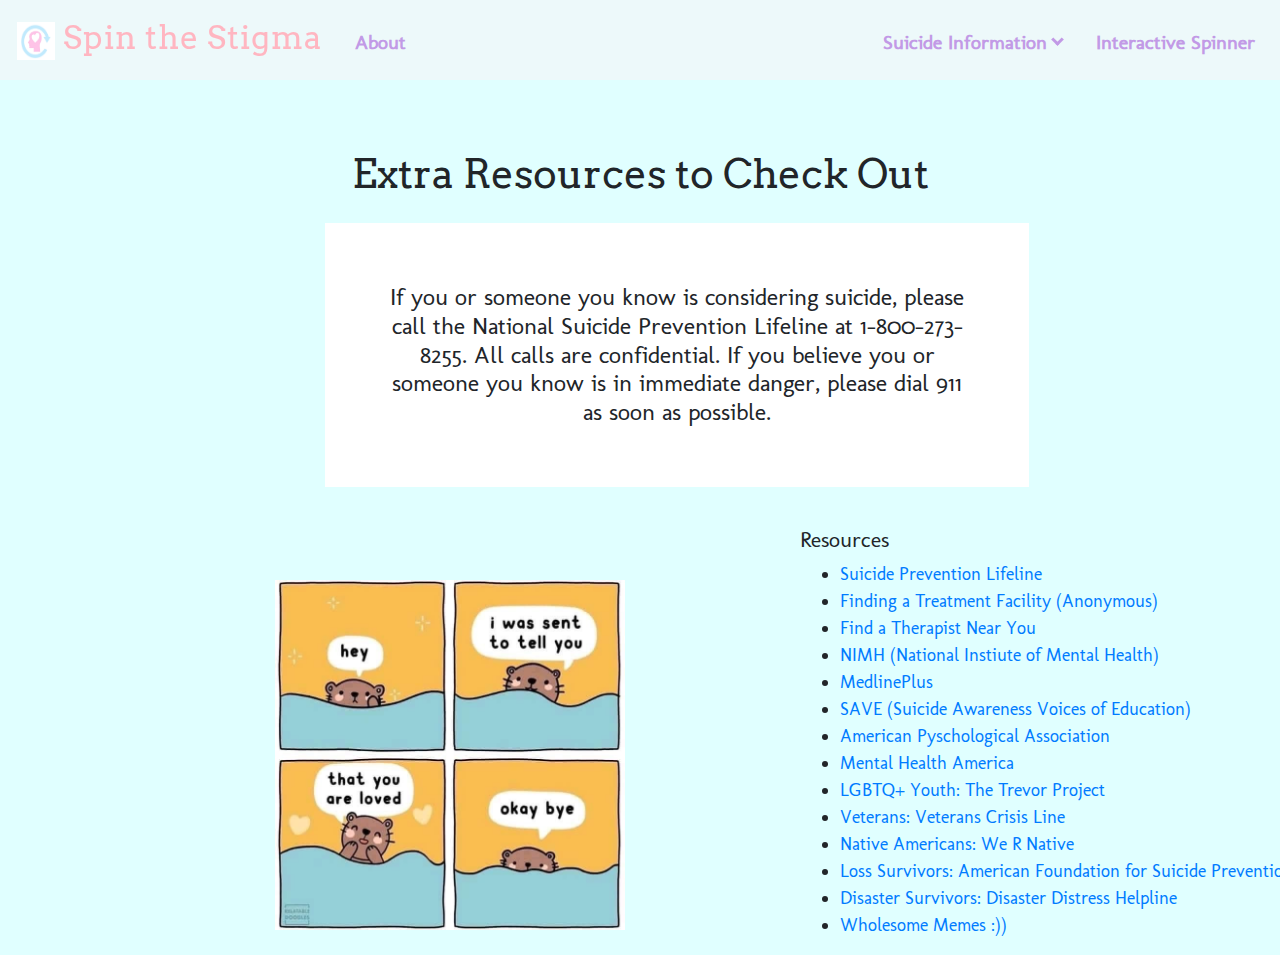
<file: resources.html>
<!DOCTYPE html>
<!--[if lt IE 7]>      <html class="no-js lt-ie9 lt-ie8 lt-ie7"> <![endif]-->
<!--[if IE 7]>         <html class="no-js lt-ie9 lt-ie8"> <![endif]-->
<!--[if IE 8]>         <html class="no-js lt-ie9"> <![endif]-->
<!--[if gt IE 8]><!-->
<html>
<!--<![endif]-->

<head>
    <meta charset="utf-8">
    <meta http-equiv="X-UA-Compatible" content="IE=edge">
    <title>Extra Resources</title>
    <meta name="description" content="">
    <meta name="viewport" content="width=device-width, initial-scale=1">
    <link rel="icon" href="logo.png" type="image/x-icon">
    <link rel="stylesheet" href="https://stackpath.bootstrapcdn.com/bootstrap/4.5.2/css/bootstrap.min.css" integrity="sha384-JcKb8q3iqJ61gNV9KGb8thSsNjpSL0n8PARn9HuZOnIxN0hoP+VmmDGMN5t9UJ0Z" crossorigin="anonymous">
    <link href="style.css" rel="stylesheet" type="text/css" />
    <script src="script.js"></script>
</head>

<body class="color">
  <div class="header">

    <div class="mainLogo">
      <a id="logo_title" class="navbar-brand" href="index.html">
                <img src="logo.png" alt="Spin the Stigma Logo" />
                Spin the Stigma
      </a>
    </div>

    <div class="menuBarLeft">
      <a href="index.html#about" class="headerText text-decoration-none"><strong>About</a></strong>
    </div>

    <div class="menuBarRight">        
      <div class="dropdown">
        <a class="headerText text-decoration-none"><strong>Suicide Information <i class="arrow down"></i></strong></a>
        <div class="dropdown-content">
          <a href="risk.html">Risk Factors</a>
          <a href="symptoms.html">Signs and Symptoms</a>
          <a href="resources.html">Resources</a>
        </div>
      </div>

      <a href=spinnywheel.html class="headerText text-decoration-none"><strong>Interactive Spinner</a></strong>
    </div>
  </div>
  <h1 class="title2"> Extra Resources to Check Out </h1> 
  <h4 class="info"> If you or someone you know is considering suicide, please call the National Suicide Prevention Lifeline at 1-800-273-8255. All calls are confidential. If you believe you or someone you know is in immediate danger, please dial 911 as soon as possible. </h4> 
  <h5 class="title3">Resources</h5>
  <ul class="list"> 
    <li><a href="https://suicidepreventionlifeline.org/">Suicide Prevention Lifeline</a></li>
    <li><a href="https://findtreatment.samhsa.gov/">Finding a Treatment Facility (Anonymous)</a></li>
    <li><a href="https://www.psychologytoday.com/us/therapists"> Find a Therapist Near You</a></li>
    <li> <a href="https://www.nimh.nih.gov/health/publications/suicide-faq/index.shtml">NIMH (National Instiute of Mental Health)</a></li> 
    <li><a href="https://medlineplus.gov/suicide.html">MedlinePlus</a></li>
    <li><a href="https://save.org/">SAVE (Suicide Awareness Voices of Education) </a></li>
    <li><a href="https://www.apa.org/topics/suicide">American Pyschological Association </a></li>
    <li><a href="https://www.mhanational.org/conditions/suicide">Mental Health America</a></li>
    <li><a href="https://www.thetrevorproject.org/">LGBTQ+ Youth: The Trevor Project </a></li>
    <li><a href="https://www.veteranscrisisline.net/">Veterans: Veterans Crisis Line</a></li>
    <li><a href="https://www.wernative.org/articles/wanting-to-end-your-life">Native Americans: We R Native</a></li>
    <li><a href="https://afsp.org/ive-lost-someone">Loss Survivors: American Foundation for Suicide Prevention</a></li>
    <li><a href="https://www.samhsa.gov/find-help/disaster-distress-helpline">Disaster Survivors: Disaster Distress Helpline</a></li>
    <li><a href="https://www.reddit.com/r/wholesomememes/"> Wholesome Memes :))</a></li>
  </ul>
  <img src="bear.jpg" style="position:absolute;margin-top: -375px; left: 275px; width:350px;height:350px;">
  <script src="script.js"></script>
  <script src="https://code.jquery.com/jquery-3.5.1.slim.min.js" integrity="sha384-DfXdz2htPH0lsSSs5nCTpuj/zy4C+OGpamoFVy38MVBnE+IbbVYUew+OrCXaRkfj" crossorigin="anonymous"></script>
  <script src="https://cdn.jsdelivr.net/npm/popper.js@1.16.1/dist/umd/popper.min.js" integrity="sha384-9/reFTGAW83EW2RDu2S0VKaIzap3H66lZH81PoYlFhbGU+6BZp6G7niu735Sk7lN" crossorigin="anonymous"></script>
  <script src="https://stackpath.bootstrapcdn.com/bootstrap/4.5.2/js/bootstrap.min.js" integrity="sha384-B4gt1jrGC7Jh4AgTPSdUtOBvfO8shuf57BaghqFfPlYxofvL8/KUEfYiJOMMV+rV" crossorigin="anonymous"></script>  
</body>
</html>
</file>
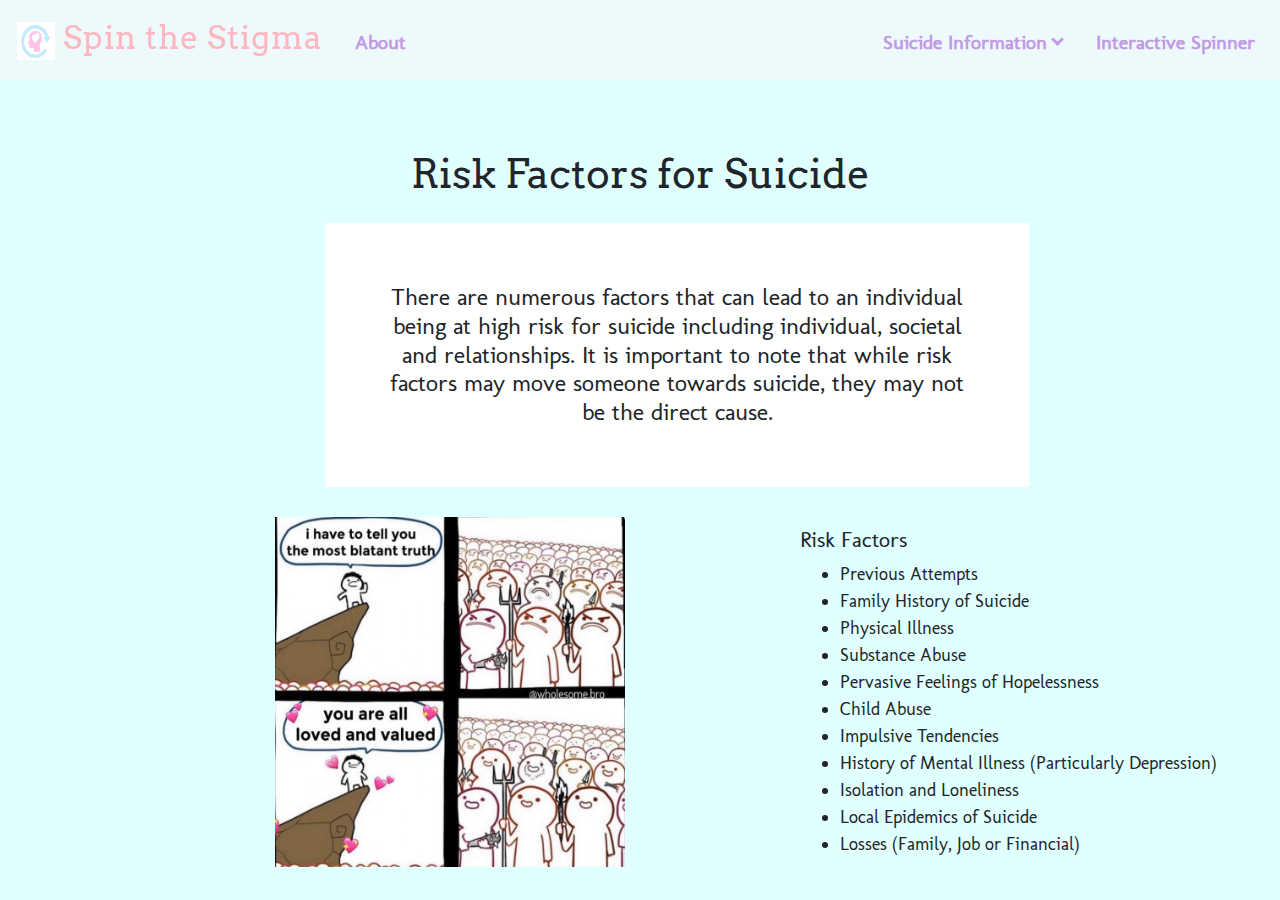
<file: risk.html>
<!DOCTYPE html>
<!--[if lt IE 7]>      <html class="no-js lt-ie9 lt-ie8 lt-ie7"> <![endif]-->
<!--[if IE 7]>         <html class="no-js lt-ie9 lt-ie8"> <![endif]-->
<!--[if IE 8]>         <html class="no-js lt-ie9"> <![endif]-->
<!--[if gt IE 8]><!-->
<html>
<!--<![endif]-->

<head>
    <meta charset="utf-8">
    <meta http-equiv="X-UA-Compatible" content="IE=edge">
    <title>Risk Factors of Suicide</title>
    <meta name="description" content="">
    <meta name="viewport" content="width=device-width, initial-scale=1">
    <link rel="icon" href="logo.png" type="image/x-icon">
    <link rel="stylesheet" href="https://stackpath.bootstrapcdn.com/bootstrap/4.5.2/css/bootstrap.min.css" integrity="sha384-JcKb8q3iqJ61gNV9KGb8thSsNjpSL0n8PARn9HuZOnIxN0hoP+VmmDGMN5t9UJ0Z" crossorigin="anonymous">
    <link href="style.css" rel="stylesheet" type="text/css" />
    <script src="script.js"></script>
</head>

<body class="color">
  <div class="header">

    <div class="mainLogo">
      <a id="logo_title" class="navbar-brand" href="index.html">
                <img src="logo.png" alt="Spin the Stigma Logo" />
                Spin the Stigma
      </a>
    </div>

    <div class="menuBarLeft">
      <a href="index.html#about" class="headerText text-decoration-none"><strong>About</a></strong>
    </div>

    <div class="menuBarRight">        
      <div class="dropdown">
        <a class="headerText text-decoration-none"><strong>Suicide Information <i class="arrow down"></i></strong></a>
        <div class="dropdown-content">
          <a href="risk.html">Risk Factors</a>
          <a href="symptoms.html">Signs and Symptoms</a>
          <a href="resources.html">Resources</a>
        </div>
      </div>

      <a href=spinnywheel.html class="headerText text-decoration-none"><strong>Interactive Spinner</a></strong>
    </div>
  </div>
  <h1 class="title2"> Risk Factors for Suicide </h1>
  <h4 class="info"> There are numerous factors that can lead to an individual being at high risk for suicide including individual, societal and relationships. It is important to note that while risk factors may move someone towards suicide, they may not be the direct cause. </h4> 
  <h5 class="title3">Risk Factors</h5>
  <ul class="list"> 
    <li> Previous Attempts </li>
    <li> Family History of Suicide </li>
    <li> Physical Illness </li>
    <li> Substance Abuse </li>
    <li> Pervasive Feelings of Hopelessness </li>
    <li> Child Abuse </li>
    <li> Impulsive Tendencies </li>
    <li> History of Mental Illness (Particularly Depression) </li>
    <li> Isolation and Loneliness </li>
    <li> Local Epidemics of Suicide </li>
    <li> Losses (Family, Job or Financial)  </li>
  </ul>
  <img src="loved.jpg" style="position: relative; margin-top: -390px; left: 275px; width: 350px; height: 350px;">
  <script src="script.js"></script>
  <script src="https://code.jquery.com/jquery-3.5.1.slim.min.js" integrity="sha384-DfXdz2htPH0lsSSs5nCTpuj/zy4C+OGpamoFVy38MVBnE+IbbVYUew+OrCXaRkfj" crossorigin="anonymous"></script>
  <script src="https://cdn.jsdelivr.net/npm/popper.js@1.16.1/dist/umd/popper.min.js" integrity="sha384-9/reFTGAW83EW2RDu2S0VKaIzap3H66lZH81PoYlFhbGU+6BZp6G7niu735Sk7lN" crossorigin="anonymous"></script>
  <script src="https://stackpath.bootstrapcdn.com/bootstrap/4.5.2/js/bootstrap.min.js" integrity="sha384-B4gt1jrGC7Jh4AgTPSdUtOBvfO8shuf57BaghqFfPlYxofvL8/KUEfYiJOMMV+rV" crossorigin="anonymous"></script>  
 
</body> 
</html>
</file>
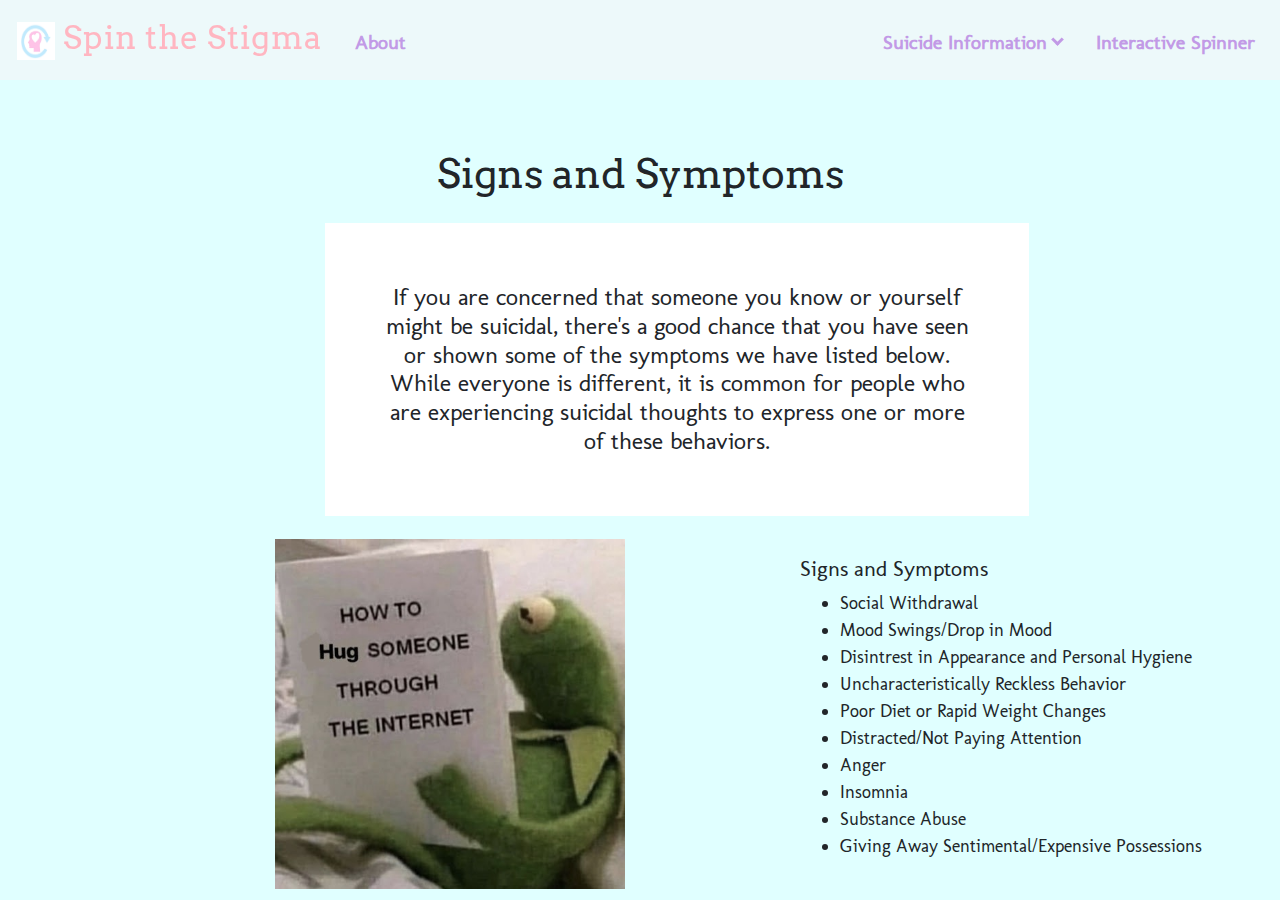
<file: symptoms.html>
<!DOCTYPE html>
<!--[if lt IE 7]>      <html class="no-js lt-ie9 lt-ie8 lt-ie7"> <![endif]-->
<!--[if IE 7]>         <html class="no-js lt-ie9 lt-ie8"> <![endif]-->
<!--[if IE 8]>         <html class="no-js lt-ie9"> <![endif]-->
<!--[if gt IE 8]><!-->
<html>
<!--<![endif]-->

<head>
    <meta charset="utf-8">
    <meta http-equiv="X-UA-Compatible" content="IE=edge">
    <title>Signs and Symptoms of Suicide</title>
    <meta name="description" content="">
    <meta name="viewport" content="width=device-width, initial-scale=1">
    <link rel="icon" href="logo.png" type="image/x-icon">
    <link rel="stylesheet" href="https://stackpath.bootstrapcdn.com/bootstrap/4.5.2/css/bootstrap.min.css" integrity="sha384-JcKb8q3iqJ61gNV9KGb8thSsNjpSL0n8PARn9HuZOnIxN0hoP+VmmDGMN5t9UJ0Z" crossorigin="anonymous">
    <link href="style.css" rel="stylesheet" type="text/css" />
    <script src="script.js"></script>
</head>

<body class="color">
  <div class="header">

    <div class="mainLogo">
      <a id="logo_title" class="navbar-brand" href="index.html">
                <img src="logo.png" alt="Spin the Stigma Logo" />
                Spin the Stigma
      </a>
    </div>

    <div class="menuBarLeft">
      <a href="index.html#about" class="headerText text-decoration-none"><strong>About</a></strong>
    </div>

    <div class="menuBarRight">        
      <div class="dropdown">
        <a class="headerText text-decoration-none"><strong>Suicide Information <i class="arrow down"></i></strong></a>
        <div class="dropdown-content">
          <a href="risk.html">Risk Factors</a>
          <a href="symptoms.html">Signs and Symptoms</a>
          <a href="resources.html">Resources</a>
        </div>
      </div>

      <a href=spinnywheel.html class="headerText text-decoration-none"><strong>Interactive Spinner</a></strong>
    </div>
  </div>
  <div>
    <h1 class="title2"> Signs and Symptoms </h1> 
    <h5 class="info"> If you are concerned that someone you know or yourself might be suicidal, there's a good chance that you have seen or shown some of the symptoms we have listed below. While everyone is different, it is common for people who are experiencing suicidal thoughts to express one or more of these behaviors. </h5> 
    <h5 class="title3">Signs and Symptoms</h5>
    <ul class="list">  
      <li> Social Withdrawal </li>
      <li> Mood Swings/Drop in Mood </li> 
      <li> Disintrest in Appearance and Personal Hygiene </li>
      <li> Uncharacteristically Reckless Behavior </li>
      <li> Poor Diet or Rapid Weight Changes </li>
      <li> Distracted/Not Paying Attention </li>
      <li> Anger </li>
      <li> Insomnia </li>
      <li> Substance Abuse </li>
     <li> Giving Away Sentimental/Expensive Possessions </li> 
    </ul> 
  
    <img src="kermit.jpg" style="position: relative; margin-top: -350px; left: 275px; width:350px; height:350px;">
  </div>
  <script src="script.js"></script>
  <script src="https://code.jquery.com/jquery-3.5.1.slim.min.js" integrity="sha384-DfXdz2htPH0lsSSs5nCTpuj/zy4C+OGpamoFVy38MVBnE+IbbVYUew+OrCXaRkfj" crossorigin="anonymous"></script>
  <script src="https://cdn.jsdelivr.net/npm/popper.js@1.16.1/dist/umd/popper.min.js" integrity="sha384-9/reFTGAW83EW2RDu2S0VKaIzap3H66lZH81PoYlFhbGU+6BZp6G7niu735Sk7lN" crossorigin="anonymous"></script>
  <script src="https://stackpath.bootstrapcdn.com/bootstrap/4.5.2/js/bootstrap.min.js" integrity="sha384-B4gt1jrGC7Jh4AgTPSdUtOBvfO8shuf57BaghqFfPlYxofvL8/KUEfYiJOMMV+rV" crossorigin="anonymous"></script>  
</body> 
</html>
</file>
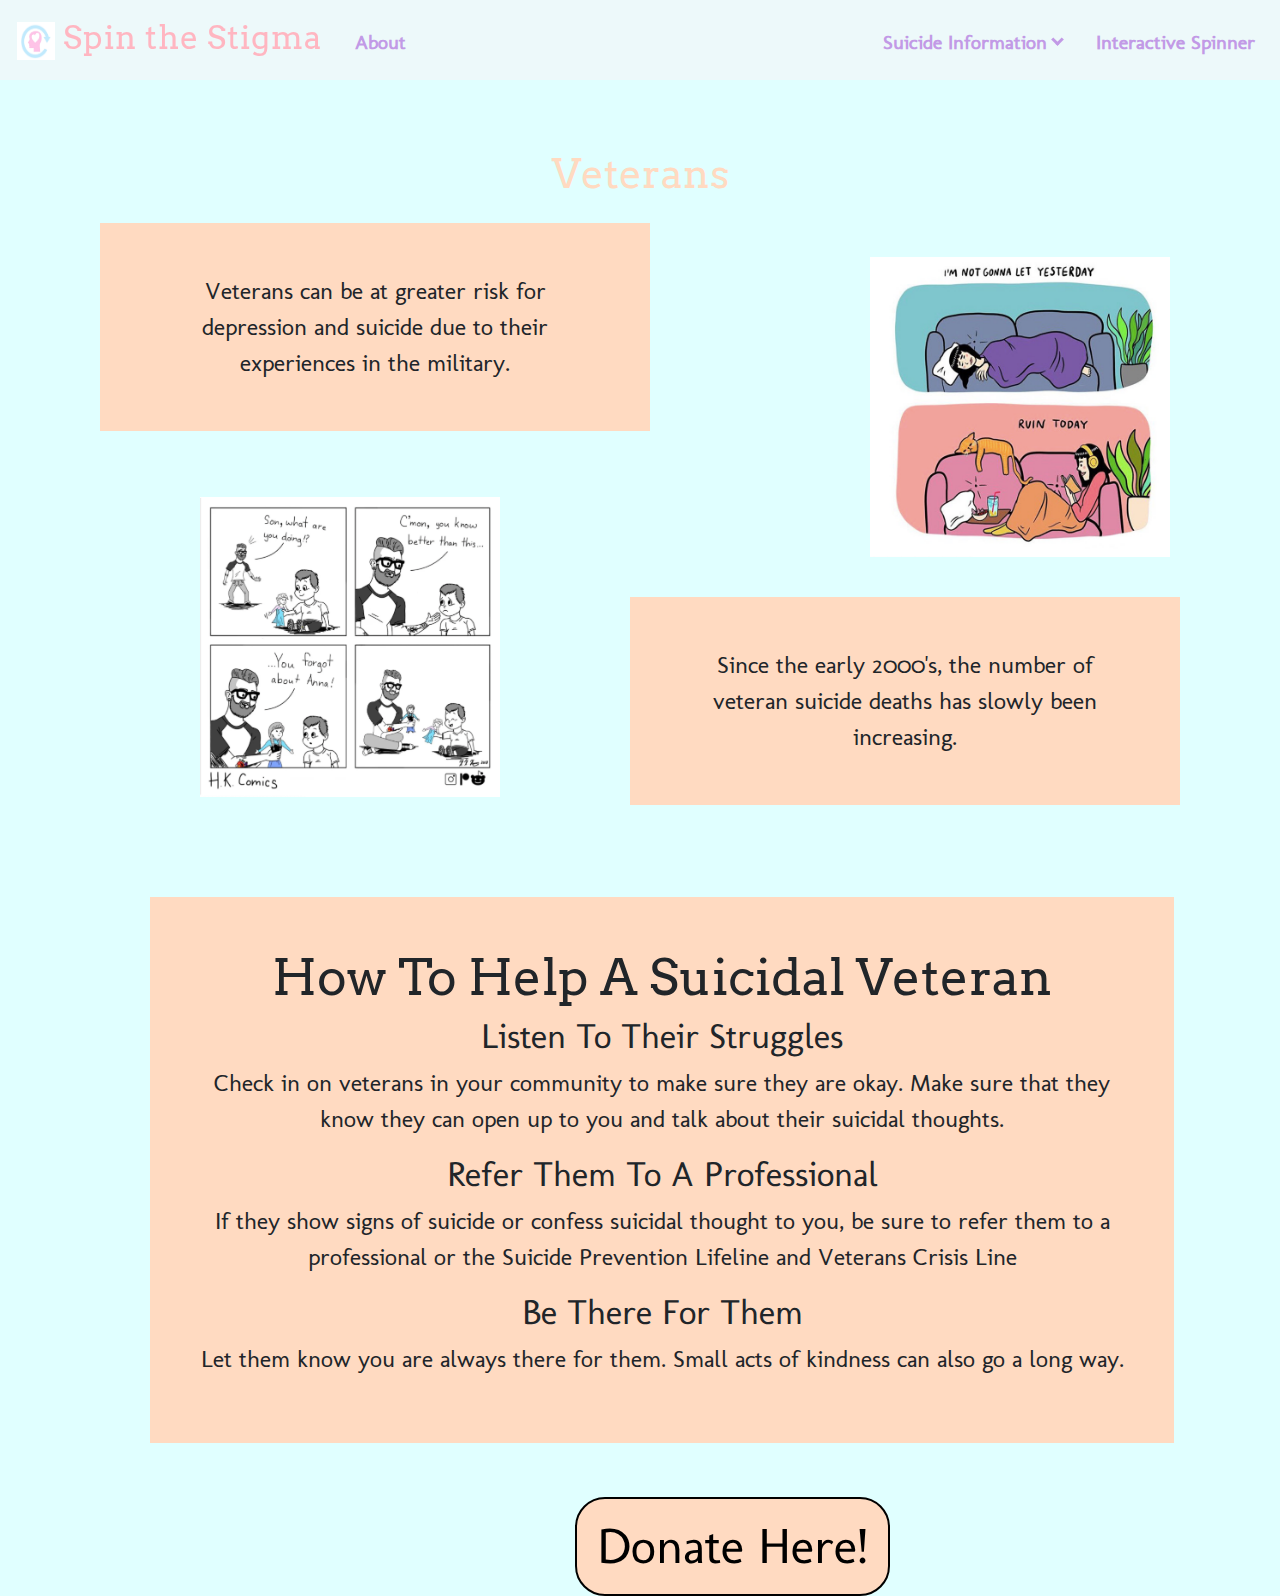
<file: veterans.html>
<!DOCTYPE html>
<html>

<head>
	<meta charset="utf-8">
	<meta name="viewport" content="width=device-width, initial-scale=1.0">
	<title>Veterans Fact Sheet</title>
  <link rel="icon" href="logo.png" type="image/x-icon">
  <link rel="stylesheet" href="https://stackpath.bootstrapcdn.com/bootstrap/4.5.2/css/bootstrap.min.css" integrity="sha384-JcKb8q3iqJ61gNV9KGb8thSsNjpSL0n8PARn9HuZOnIxN0hoP+VmmDGMN5t9UJ0Z" crossorigin="anonymous">
  <link href="style.css" rel="stylesheet" type="text/css" />
</head>

<body class="color">
	<!--topics: 8 wheel things: how to reach out to 8 groups of vulnerable people-->
<div class="header">

    <div class="mainLogo">
      <a id="logo_title" class="navbar-brand" href="index.html">
                <img src="logo.png" alt="Spin the Stigma Logo" />
                Spin the Stigma
      </a>
    </div>

    <div class="menuBarLeft">
      <a href="index.html#about" class="headerText text-decoration-none"><strong>About</a></strong>
    </div>

    <div class="menuBarRight">        
      <div class="dropdown">
        <a class="headerText text-decoration-none"><strong>Suicide Information <i class="arrow down"></i></strong></a>
        <div class="dropdown-content">
          <a href="risk.html">Risk Factors</a>
          <a href="symptoms.html">Signs and Symptoms</a>
          <a href="resources.html">Resources</a>
        </div>
      </div>

      <a href=spinnywheel.html class="headerText text-decoration-none"><strong>Interactive Spinner</a></strong>
    </div>
  </div>
      <h1 class="title2" style="color: #FFDAC1;">Veterans</h1>
      <p class="blurb1" style="background-color: #FFDAC1;">Veterans can be at greater risk for depression and suicide due to their experiences in the military. 
      </p>
      <p class="blurb2" style="background-color: #FFDAC1; margin-top: 150px;"> Since the early 2000's, 
          the number of veteran suicide deaths has slowly been increasing. </p>
      <img src="today.png" style="position: absolute; height: 300px; width: 300px; margin-top: -190px; margin-left: 870px;">
      <img src="wholesome2.png" style="height: 300px; width: 300px; margin-left: 200px; margin-top: 50px;">
      <section class="howToHelp" style="background-color: #FFDAC1; margin-top: 100px;">
      <h3 style="font-family: Arvo; font-size: 50px;">How To Help A Suicidal Veteran</h3>
        <h4 style="font-size: 35px;">Listen To Their Struggles</h4> 
        <p>Check in on veterans in your community to make sure they are okay. Make sure that they know they can open up to you and talk about their suicidal thoughts. 

        </p>
        <h4 style="font-size: 35px;">Refer Them To A Professional</h4>
        <p>If they show signs of suicide or confess suicidal thought to you, be sure to refer them to a professional or the Suicide Prevention Lifeline and Veterans Crisis Line </p>
        <h4 style="font-size: 35px;">Be There For Them</h4>
           Let them know you are always there for them. Small acts of kindness can also go a long way. </p>
         </p>
      </section>
      <a href="https://www.milbenfoundation.org/?gclid=EAIaIQobChMIqOC5x5rX6wIVENvACh3m6QXCEAAYBCAAEgL9zfD_BwE" style="text-decoration: none;"><button class="donateLink" type="button" style="  background-color: #FFDAC1; margin-top: 1050px;">Donate Here!</button></a>

	<script src="script.js"></script>
  <script src="https://code.jquery.com/jquery-3.5.1.slim.min.js" integrity="sha384-DfXdz2htPH0lsSSs5nCTpuj/zy4C+OGpamoFVy38MVBnE+IbbVYUew+OrCXaRkfj" crossorigin="anonymous"></script>
  <script src="https://cdn.jsdelivr.net/npm/popper.js@1.16.1/dist/umd/popper.min.js" integrity="sha384-9/reFTGAW83EW2RDu2S0VKaIzap3H66lZH81PoYlFhbGU+6BZp6G7niu735Sk7lN" crossorigin="anonymous"></script>
  <script src="https://stackpath.bootstrapcdn.com/bootstrap/4.5.2/js/bootstrap.min.js" integrity="sha384-B4gt1jrGC7Jh4AgTPSdUtOBvfO8shuf57BaghqFfPlYxofvL8/KUEfYiJOMMV+rV" crossorigin="anonymous"></script>  
</body>

</html>
</file>
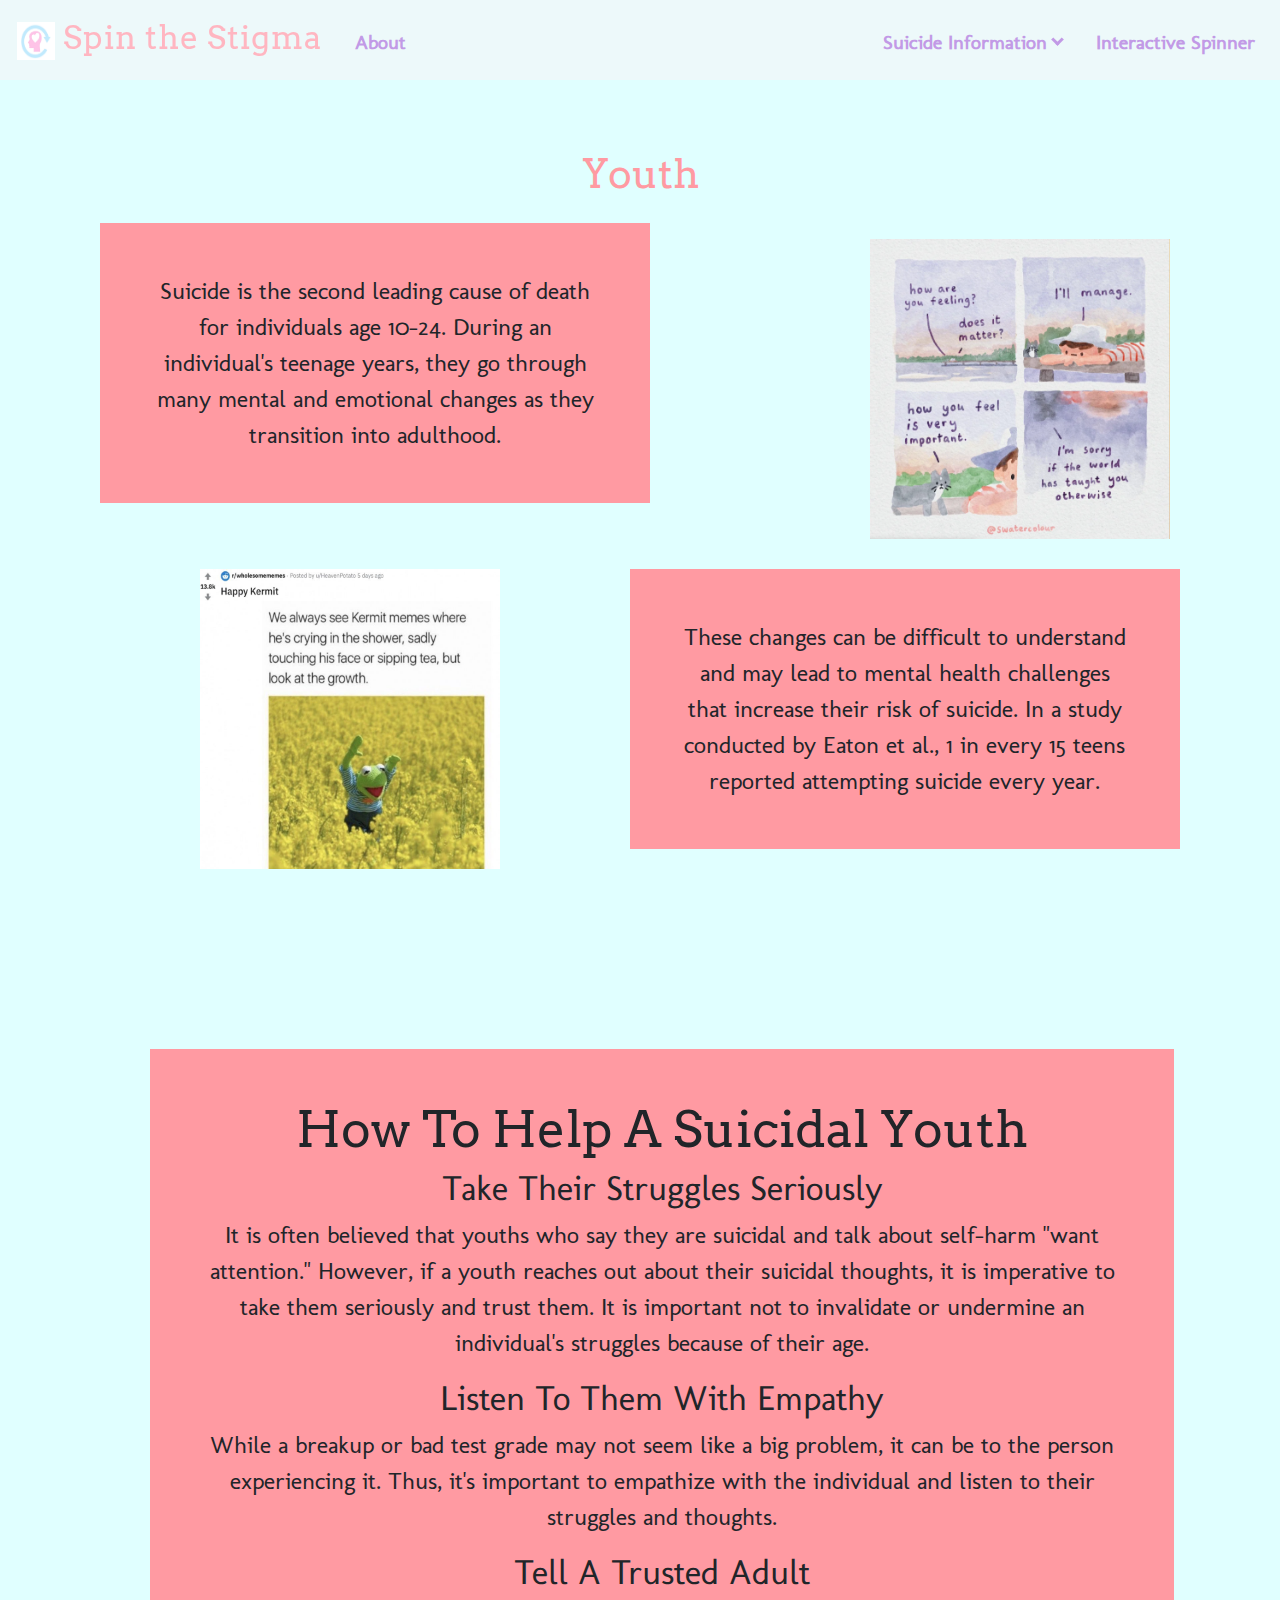
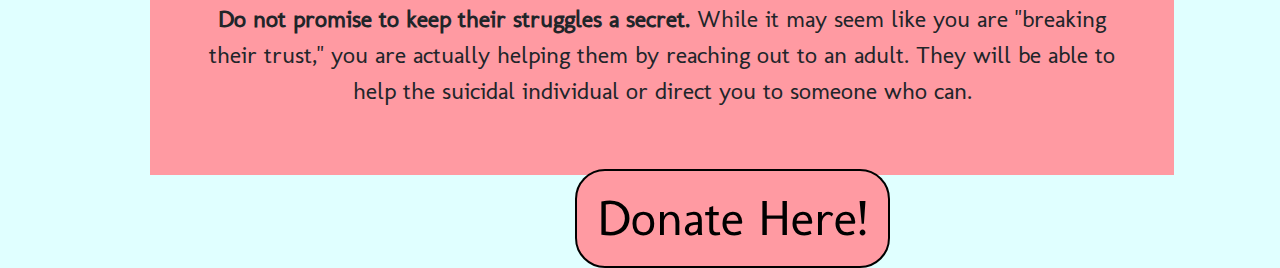
<file: youth.html>
<!DOCTYPE html>
<html>

<head>
	<meta charset="utf-8">
	<meta name="viewport" content="width=device-width, initial-scale=1.0">
	<title>Youth Fact Sheet</title>
  <link rel="icon" href="logo.png" type="image/x-icon">
  <link rel="stylesheet" href="https://stackpath.bootstrapcdn.com/bootstrap/4.5.2/css/bootstrap.min.css" integrity="sha384-JcKb8q3iqJ61gNV9KGb8thSsNjpSL0n8PARn9HuZOnIxN0hoP+VmmDGMN5t9UJ0Z" crossorigin="anonymous">
  <link href="style.css" rel="stylesheet" type="text/css" />
</head>

<body class="color">
	<!--topics: 8 wheel things: how to reach out to 8 groups of vulnerable people-->
<div class="header">

    <div class="mainLogo">
      <a id="logo_title" class="navbar-brand" href="index.html">
                <img src="logo.png" alt="Spin the Stigma Logo" />
                Spin the Stigma
      </a>
    </div>

    <div class="menuBarLeft">
      <a href="index.html#about" class="headerText text-decoration-none"><strong>About</a></strong>
    </div>

    <div class="menuBarRight">        
      <div class="dropdown">
        <a class="headerText text-decoration-none"><strong>Suicide Information <i class="arrow down"></i></strong></a>
        <div class="dropdown-content">
          <a href="risk.html">Risk Factors</a>
          <a href="symptoms.html">Signs and Symptoms</a>
          <a href="resources.html">Resources</a>
        </div>
      </div>

      <a href=spinnywheel.html class="headerText text-decoration-none"><strong>Interactive Spinner</a></strong>
    </div>
  </div>
      <h1 class="title2" style="color: #FF9AA2;">Youth</h1>
      <p class="blurb1" style="background-color: #FF9AA2;">Suicide is the second leading cause of death for individuals age 10-24.
         During an individual's teenage years, they go through many mental and emotional changes as they transition into adulthood.</p>
      <p class="blurb2" style="background-color: #FF9AA2; margin-top: 50px;">These changes can be difficult to understand and may lead to mental health challenges that increase their risk of suicide. In a study conducted by Eaton et al., 1 in every 15 teens reported attempting suicide every year.</p>
      <img src="manage.png" style="position: absolute; height: 300px; width: 300px; margin-top: -280px; margin-left: 870px;">
      <img src="kermit2.jpg" style="height: 300px; width: 300px; margin-left: 200px; margin-top: 50px;">
      <section class="howToHelp2" style="background-color: #FF9AA2;">
      <h3 style="font-family: Arvo; font-size: 50px;">How To Help A Suicidal Youth</h3>
        <h4 style="font-size: 35px;">Take Their Struggles Seriously</h4> 
        <p>It is often believed that youths who say they are suicidal and talk about self-harm "want attention."
           However, if a youth reaches out about their suicidal thoughts, it is imperative to take them seriously and trust them. 
           It is important not to invalidate or undermine an individual's struggles because of their age. 
        </p>
        <h4 style="font-size: 35px;">Listen To Them With Empathy</h4>
        <p>While a breakup or bad test grade may not seem like a big problem, it can be to the person experiencing it. 
           Thus, it's important to empathize with the individual and listen to their struggles and thoughts.
        <h4 style="font-size: 35px;">Tell A Trusted Adult</h4>
        <p><strong>Do not promise to keep their struggles a secret. </strong> 
            While it may seem like you are "breaking their trust," you are actually helping them by reaching out to an adult. 
            They will be able to help the suicidal individual or direct you to someone who can. </p>
         </p>
      </section>
      <a href="https://support.activeminds.org/Default.aspx?tsid=9965" style="text-decoration: none;"><button class="donateLink" type="button" style="  background-color: #FF9AA2; margin-top: 1250px;">Donate Here!</button></a>

	<script src="script.js"></script>
  <script src="https://code.jquery.com/jquery-3.5.1.slim.min.js" integrity="sha384-DfXdz2htPH0lsSSs5nCTpuj/zy4C+OGpamoFVy38MVBnE+IbbVYUew+OrCXaRkfj" crossorigin="anonymous"></script>
  <script src="https://cdn.jsdelivr.net/npm/popper.js@1.16.1/dist/umd/popper.min.js" integrity="sha384-9/reFTGAW83EW2RDu2S0VKaIzap3H66lZH81PoYlFhbGU+6BZp6G7niu735Sk7lN" crossorigin="anonymous"></script>
  <script src="https://stackpath.bootstrapcdn.com/bootstrap/4.5.2/js/bootstrap.min.js" integrity="sha384-B4gt1jrGC7Jh4AgTPSdUtOBvfO8shuf57BaghqFfPlYxofvL8/KUEfYiJOMMV+rV" crossorigin="anonymous"></script>  
</body>
</html>
</file>
<file: style.css>
@import url("https://fonts.googleapis.com/css2?family=Arvo&display=swap");
@import url("https://fonts.googleapis.com/css2?family=Molengo&display=swap");

html {
  scroll-behavior: smooth;
}

/*header things*/
.header {
  position: fixed;
  top: 0;
  width: 100%;
  z-index: 1;
  background-color:rgb(237, 249, 250);
  height: 80px;
}

#logo_title {
  position: fixed;
  color: lightpink;
  font-size: 2rem;
  letter-spacing: 1px;
  align-items: center;
  font-family: Arvo;
  left: 10px;
  top: 9px;
}

#logo_title img {
  margin-left: 7px;
  width: 2.4rem;
  height: 2.4rem;
}

.mainLogoText {
  text-decoration: none;
  color: lightpink;
  font-family: Arvo;
}

.mainLogoText:hover {
  text-decoration: none;
  color: lightpink;
  font-family: Arvo;
}

.menuBarLeft {
  position: absolute;	
  left: 340px;
  float: left;
  height: 80px;
  padding-top: 27px;
 }

.menuBarRight {	
  float: right;
  height: 80px;
  padding-top: 27px;
  padding-right: 10px;
 }

.headerText {
  font-size: 20px;
  font-family: Molengo;
  text-decoration: none;  
  padding-top: 30px;
  margin: 80px 15px 15px 15px;
  color: rgb(194, 154, 230);
}

.headerText:hover {
  font-family: Molengo;
  text-decoration: none;  
  color: rgb(194, 154, 230);
}

/*dropdown menu*/
.dropdown {
  position: relative;
  display: inline-block;
  z-index: 2;
  color: rgb(194, 154, 230);
}

.dropdown-content {
  display: none;
  position: fixed;
  box-shadow: 0px 8px 16px 0px rgba(0,0,0,0.1);
  text-align: center;
  font-size: 20px;
  font-family: Molengo;
  border-radius: 3px;
  text-decoration: none;
  background-color: white;
}

.dropdown-content a {
  padding: 12px 16px;
  display: block;
  color: rgb(194, 154, 230);
}

.dropdown-content a:hover {
  background-color: lightcyan;
  text-decoration: none;
  transition: 0.5s;
  margin: 5px;
  border-radius: 5px;
}

.dropdown:hover .dropdown-content {
  display: block;
}

.arrow {
  border: solid rgb(194, 154, 230);
  border-width: 0 3px 3px 0;
  display: inline-block;
  padding: 3px;
  margin-bottom: 5px;
}

.down {
  transform: rotate(45deg);
  -webkit-transform: rotate(45deg);
}

/*homepage first section*/
.homepage {
  background-image: url('mentalhealth.png');
  height: 790px;
}

.introText {
  color: black;
  padding-top: 325px;
  text-align: center;
  font-size: 60px;
  font-family: Arvo;
}

.subtext {
  color: black;
  padding-top: 10px;
  padding-bottom: 20px;
  text-align: center;
  font-size: 30px;
  font-family: Molengo;
}

.getStarted{ 
  position: absolute;
  text-align: center;
  padding: 10px;
  left: 585px;
  font-size: 50px;
  color: black;
  background-color: lightpink;
  border: solid 2px black;
  text-decoration: none;
  border-radius: 30px;
  padding-left: 20px;
  padding-right: 20px;
  cursor: pointer;
  font-family: Molengo; 
}

/*homepage about section*/
.titletext {
  color: black;
  padding-top: 50px;
  padding-bottom: 20px;
  text-align: center;
  font-size: 50px;
  font-family: Arvo;
}

.image {
  position: relative;
  left: 150px;
  top: 25px;
}

.websiteIntro {
  position: relative;
  left: 800px;
  top: -465px;
  width: 25%;
}

.websiteIntro p {
  font-size: 20px;
  color: black;
  position: relative;
  margin-top: 15px;
  line-height: 30px;
  text-align: justify;
  font-family: Molengo;
}

/*suicide information pages*/
.title2 {
  position: relative;
  top: 150px;
  text-align: center;
  font-family: Arvo;
}

.info {
  position: relative;
  text-align: center;
  width: 55%; 
  margin-top: 175px; 
  padding: 60px;
  font-size: 24px;
  font-family: Molengo;
  left: 325px;
  background-color: white;
}

.title3 {
  position: relative; 
  margin-top: 40px;
  font-size: 22px;
  left: 800px;
  font-family: Molengo;
}

.list {
  position: relative; 
  left: 800px;
  font-size: 18px;
  font-family: Molengo; 
}
.color {
  background-color: lightcyan;
}

/*fact sheets*/
.blurb1 {
  position: relative;
  text-align: center;
  width: 43%; 
  margin-top: 175px; 
  padding: 50px;
  font-size: 24px;
  font-family: Molengo;
  left: 100px;
}

.blurb2 {
  position: absolute;
  float: right;
  text-align: center;
  width: 43%;
  margin-top: 25px; 
  padding: 50px;
  font-size: 24px;
  font-family: Molengo;
  right: 100px;
}

.howToHelp {
  position: absolute;
  text-align: center;
  width: 80%; 
  margin-top: 120px; 
  padding: 50px;
  font-size: 24px;
  font-family: Molengo;
  left: 150px;
}

.donateLink{ 
  position: absolute;
  text-align: center;
  padding: 10px;
  left: 575px; 
  margin-top: 1600px; 
  margin-bottom: 50px; 
  font-size: 50px;
  color: black;
  border: solid 2px black;
  text-decoration: none;
  border-radius: 30px;
  padding-left: 20px;
  padding-right: 20px;
  cursor: pointer;
  font-family: Molengo; 
}
.howToHelp2 {
  position: absolute;
  text-align: center;
  width: 80%; 
  margin-top: 180px; 
  padding: 50px;
  font-size: 24px;
  font-family: Molengo;
  left: 150px;
}
</file>
